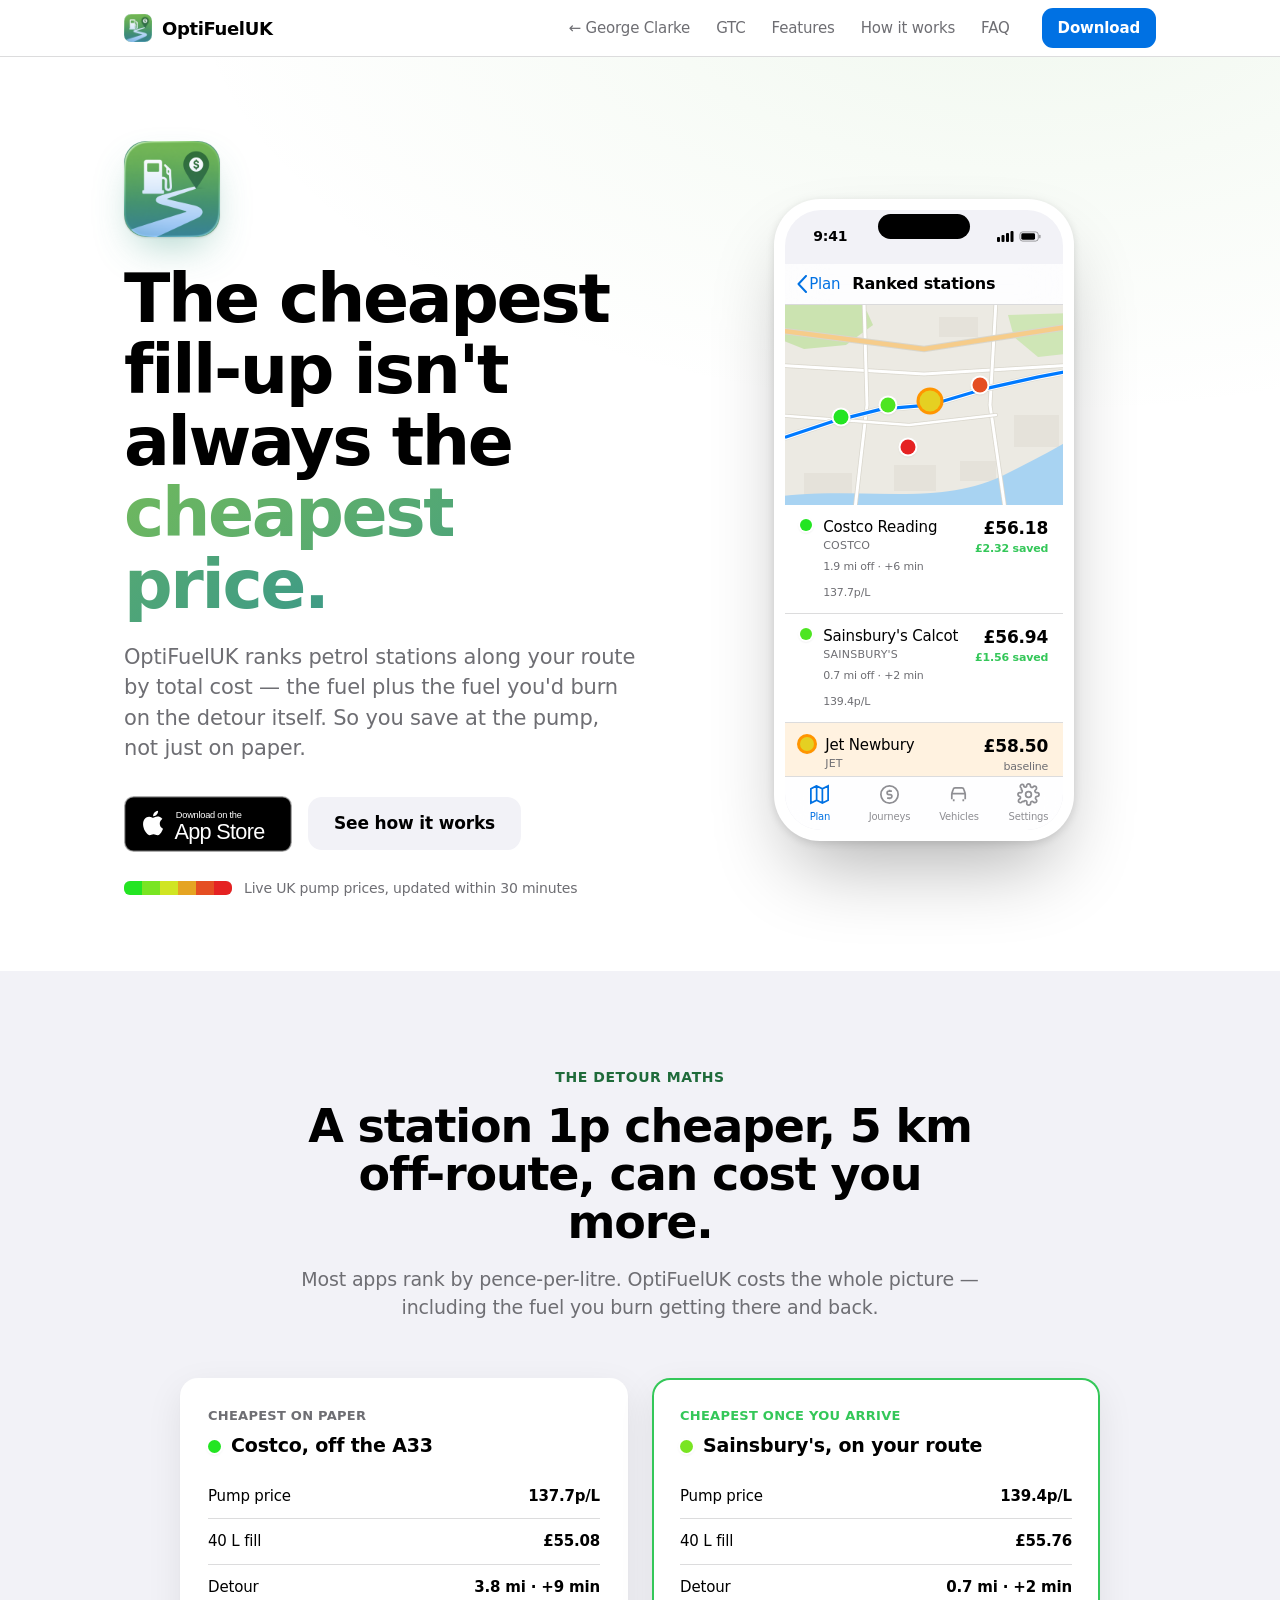
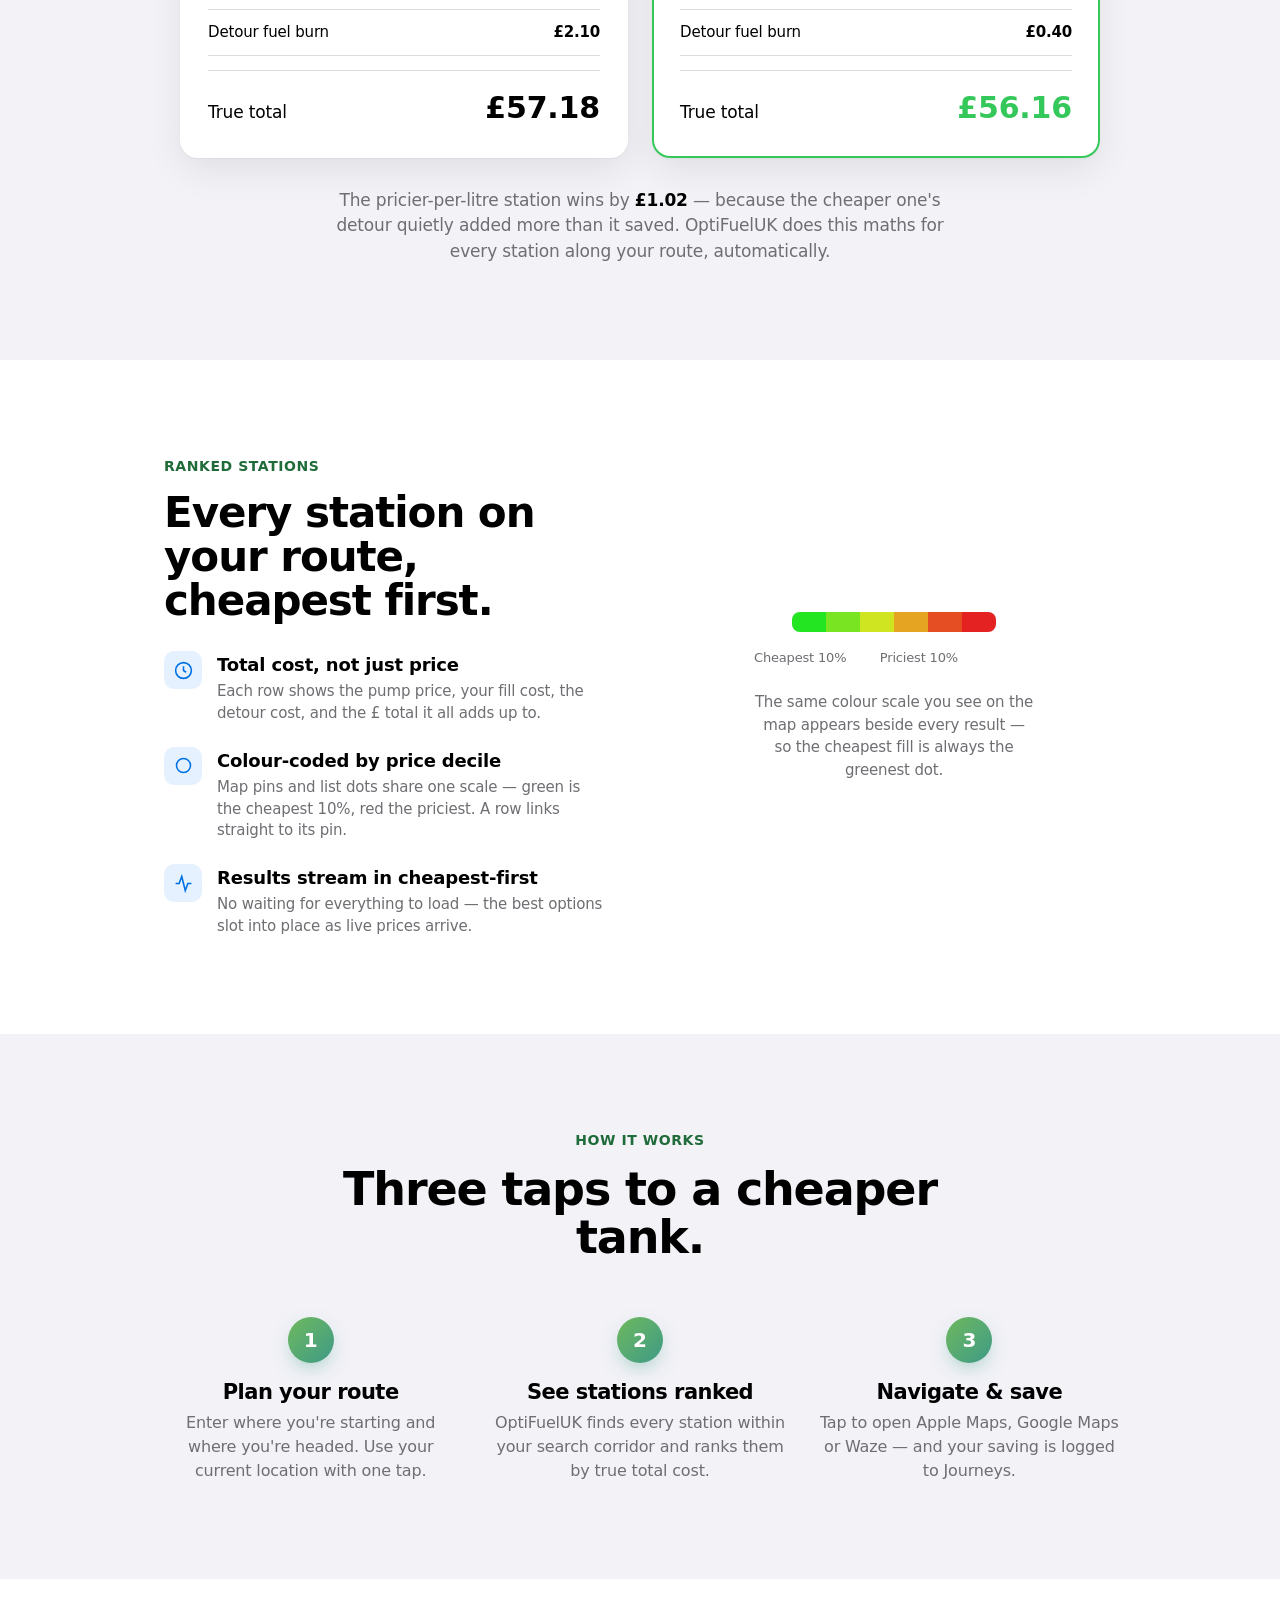
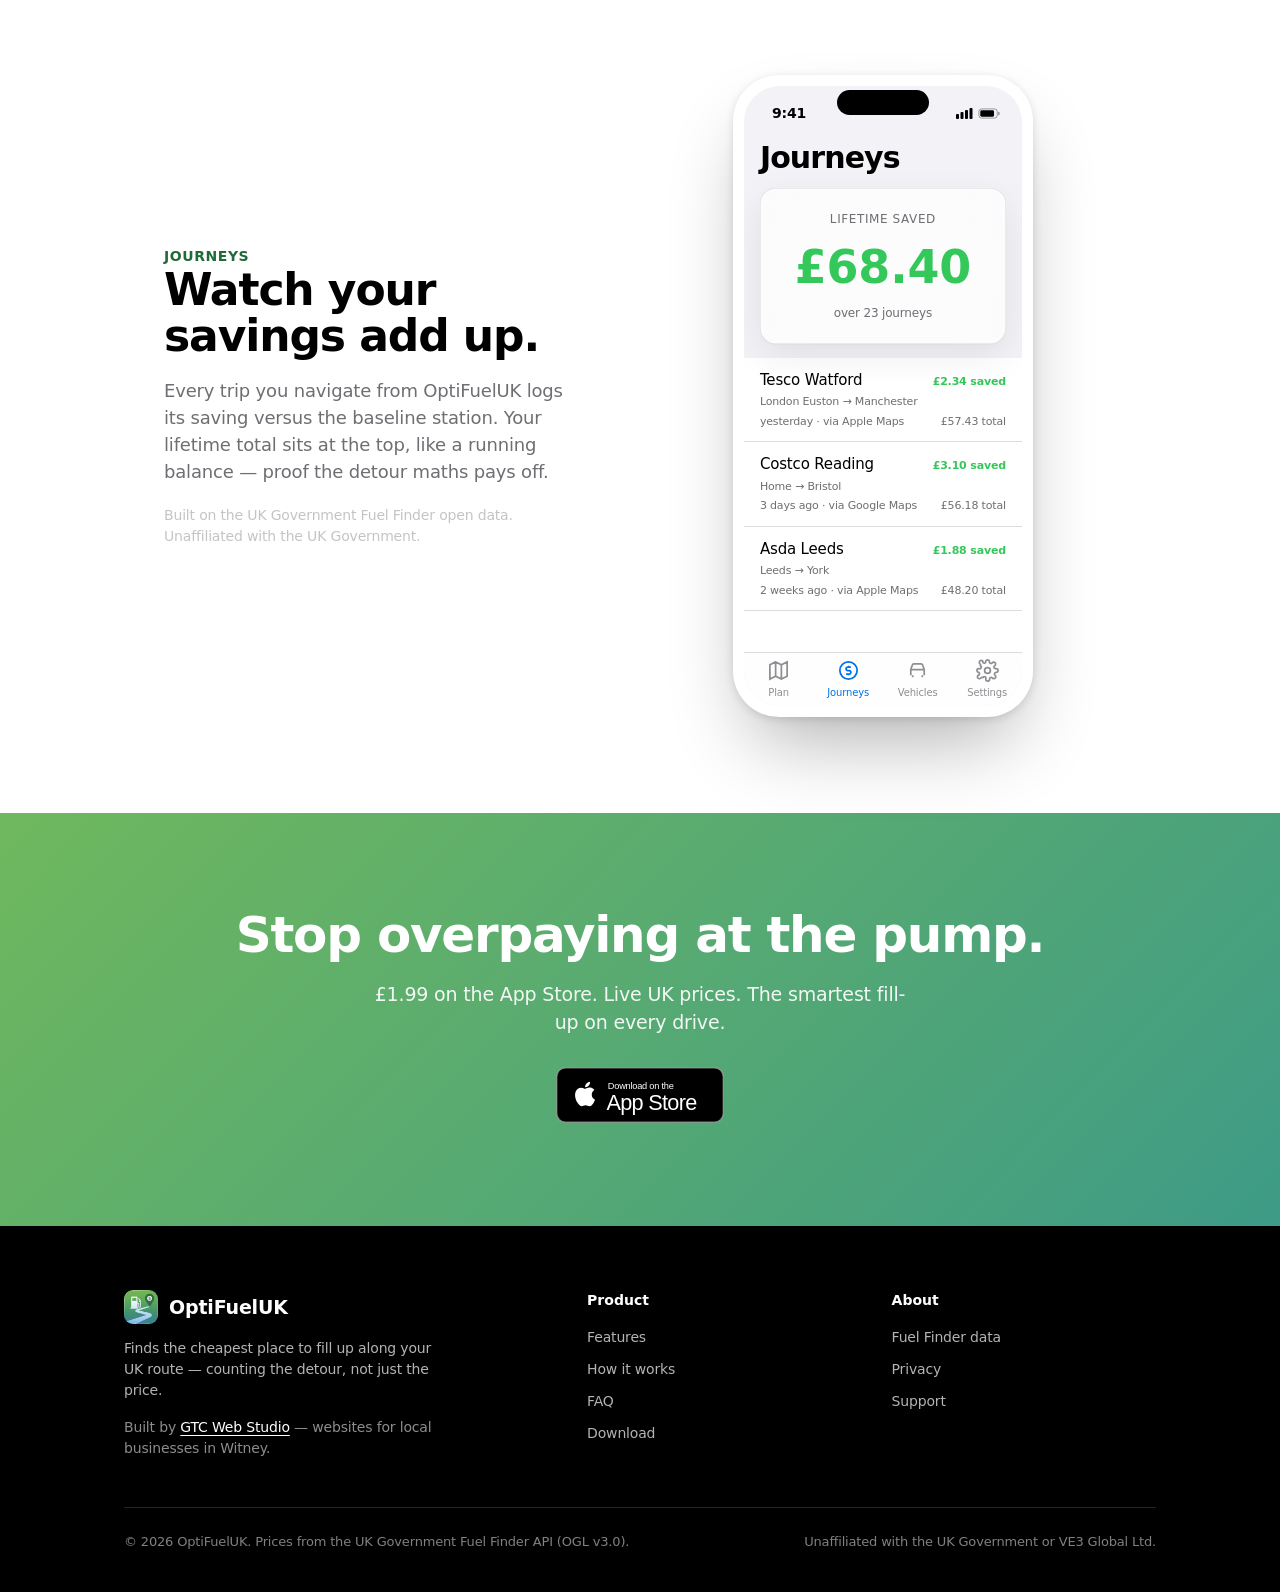
<file: optifueluk/index.html>
<!DOCTYPE html>
<html lang="en-GB">
<head>
<meta charset="UTF-8" />
<meta name="viewport" content="width=device-width, initial-scale=1.0" />
<title>OptiFuelUK — Fill up for less on every UK drive</title>
<meta name="description" content="OptiFuelUK ranks UK petrol stations along your route by true total cost — the fuel plus the fuel you'd burn on the detour. Live pump prices on iOS, £1.99." />
<link rel="icon" href="assets/app-icon.png" />
<link rel="stylesheet" href="site.css" />
<style>
  /* ---- Home-only ---- */
  .hero { padding:84px 0 72px; background:radial-gradient(120% 90% at 80% -10%, rgba(111,184,94,.10), transparent 55%); }
  .hero-inner { display:grid; grid-template-columns:1.05fr .95fr; gap:56px; align-items:center; }
  .hero-icon { width:96px; height:96px; border-radius:22px; box-shadow:0 1px 2px rgba(0,0,0,.1),0 18px 40px -12px rgba(62,155,134,.45); margin-bottom:26px; }
  .hero h1 { font-size:clamp(40px,6.4vw,68px); font-weight:800; letter-spacing:-.035em; }
  .hero h1 .grad { background:var(--brand-gradient); -webkit-background-clip:text; background-clip:text; color:transparent; }
  .hero .sub { margin-top:22px; font-size:21px; line-height:1.45; color:var(--label-secondary); max-width:520px; text-wrap:pretty; }
  .hero-cta { display:flex; align-items:center; gap:16px; margin-top:32px; flex-wrap:wrap; }
  .hero .trust { margin-top:26px; display:flex; align-items:center; gap:12px; font-size:14px; color:var(--label-secondary); }
  .hero-art { display:flex; justify-content:center; }

  /* savings hook */
  .hook-grid { display:grid; grid-template-columns:1fr 1fr; gap:24px; max-width:920px; margin:0 auto; }
  .hook-card { background:var(--surface); border-radius:var(--radius); padding:28px; box-shadow:var(--shadow-soft); position:relative; }
  .hook-card .tag { font-size:13px; font-weight:600; letter-spacing:.02em; text-transform:uppercase; color:var(--label-secondary); }
  .hook-card.win { box-shadow:inset 0 0 0 2px var(--sys-green),var(--shadow-soft); }
  .hook-card.win .tag { color:var(--sys-green); }
  .hook-row { display:flex; justify-content:space-between; align-items:baseline; padding:11px 0; border-bottom:.5px solid var(--separator); font-size:15px; }
  .hook-row:last-of-type { border-bottom:none; }
  .hook-row .v { font-variant-numeric:tabular-nums; font-weight:600; }
  .hook-station { display:flex; align-items:center; gap:10px; margin:6px 0 14px; }
  .hook-station .dot { width:13px; height:13px; border-radius:50%; box-shadow:0 0 0 2px #fff,0 1px 3px rgba(0,0,0,.25); }
  .hook-station .nm { font-family:var(--font-display); font-weight:700; font-size:19px; }
  .hook-total { display:flex; justify-content:space-between; align-items:baseline; margin-top:14px; padding-top:14px; border-top:1px solid var(--separator); }
  .hook-total .big { font-family:var(--font-display); font-size:30px; font-weight:700; font-variant-numeric:tabular-nums; }
  .hook-versus { text-align:center; margin:30px auto 0; max-width:640px; font-size:17px; color:var(--label-secondary); text-wrap:pretty; }
  .hook-versus b { color:var(--label); font-weight:600; }

  /* signature screen split */
  .split { display:grid; grid-template-columns:1fr 1fr; gap:64px; align-items:center; max-width:1000px; margin:0 auto; }
  .split .feat-list { list-style:none; margin:28px 0 0; padding:0; display:flex; flex-direction:column; gap:22px; }
  .split .feat-list li { display:flex; gap:15px; }
  .split .feat-list .ic { width:38px; height:38px; flex:none; border-radius:10px; display:flex; align-items:center; justify-content:center; background:rgba(0,122,255,.10); color:var(--sys-blue); }
  .split .feat-list .ic svg { width:21px; height:21px; }
  .split .feat-list h4 { font-family:var(--font-display); font-size:18px; font-weight:600; margin:0 0 3px; }
  .split .feat-list p { font-size:15px; color:var(--label-secondary); line-height:1.45; }

  /* how it works */
  .steps { display:grid; grid-template-columns:repeat(3,1fr); gap:28px; max-width:960px; margin:0 auto; }
  .step { text-align:center; }
  .step .n { width:46px; height:46px; margin:0 auto 18px; border-radius:50%; background:var(--brand-gradient); color:#fff; font-family:var(--font-display); font-weight:700; font-size:20px; display:flex; align-items:center; justify-content:center; box-shadow:0 8px 20px -6px rgba(62,155,134,.5); }
  .step h3 { font-size:21px; font-weight:600; margin-bottom:8px; }
  .step p { font-size:16px; color:var(--label-secondary); text-wrap:pretty; }

  /* journeys band */
  .jband { display:grid; grid-template-columns:.95fr 1.05fr; gap:64px; align-items:center; max-width:1000px; margin:0 auto; }
  .jband h2 { font-size:clamp(30px,4.2vw,44px); font-weight:800; }
  .jband p { margin-top:18px; font-size:18px; color:var(--label-secondary); text-wrap:pretty; }
  .jband .micro { margin-top:20px; font-size:14px; color:var(--label-tertiary); }

  /* cta */
  .cta { background:var(--brand-gradient); color:#fff; text-align:center; }
  .cta h2 { font-size:clamp(32px,4.6vw,50px); font-weight:800; }
  .cta p { margin:18px auto 0; max-width:540px; font-size:19px; opacity:.92; text-wrap:pretty; }
  .cta .appstore { margin-top:30px; }

  @media (max-width:860px){
    /* minmax(0,1fr) so the single column can't be inflated past the viewport
       by a wide child (e.g. the 300px phone mock) on narrow phones. */
    .hero-inner,.split,.jband { grid-template-columns:minmax(0,1fr); gap:44px; }
    .hero-art { order:-1; }
    .jband .jband-art { order:-1; }
    .hook-grid { grid-template-columns:1fr; }
    .steps { grid-template-columns:1fr; gap:36px; }
  }
</style>
</head>
<body>

<!-- NAV -->
<nav class="nav">
  <div class="nav-inner">
    <a class="nav-brand" href="index.html"><img src="assets/app-icon.png" alt="" />OptiFuelUK</a>
    <div class="nav-links" id="nav-menu">
      <a href="/">← George Clarke</a>
      <a href="/GTC/">GTC</a>
      <a href="features.html">Features</a>
      <a href="index.html#how">How it works</a>
      <a href="faq.html">FAQ</a>
    </div>
    <a class="btn btn-sm nav-cta" href="https://apps.apple.com/gb/app/optifueluk/id6773123227">Download</a>
    <button class="nav-burger" type="button" aria-label="Open menu" aria-controls="nav-menu" aria-expanded="false">
      <svg viewBox="0 0 24 24" width="22" height="22" fill="none" stroke="currentColor" stroke-width="2" stroke-linecap="round"><path d="M3 6h18M3 12h18M3 18h18"/></svg>
    </button>
  </div>
</nav>

<!-- HERO -->
<header class="hero">
  <div class="wrap hero-inner">
    <div>
      <img class="hero-icon" src="assets/app-icon.png" alt="OptiFuelUK app icon" />
      <h1>The cheapest fill-up isn't always the <span class="grad">cheapest price.</span></h1>
      <p class="sub">OptiFuelUK ranks petrol stations along your route by total cost — the fuel plus the fuel you'd burn on the detour itself. So you save at the pump, not just on paper.</p>
      <div class="hero-cta">
        <a class="appstore" href="https://apps.apple.com/gb/app/optifueluk/id6773123227" aria-label="Download on the App Store">
          <svg viewBox="0 0 120 40" xmlns="http://www.w3.org/2000/svg" role="img" aria-label="Download on the App Store"><rect x="0.5" y="0.5" width="119" height="39" rx="6.5" fill="#000" stroke="#A6A6A6" stroke-opacity="0.7" stroke-width="1"/><svg x="11" y="9.5" width="20.5" height="20.5" viewBox="0 0 24 24"><path fill="#fff" d="M17.05 12.04c-.03-2.6 2.12-3.85 2.22-3.91-1.21-1.77-3.09-2.01-3.76-2.04-1.6-.16-3.12.94-3.93.94-.81 0-2.06-.92-3.39-.89-1.74.03-3.35 1.01-4.25 2.57-1.81 3.14-.46 7.79 1.3 10.34.86 1.25 1.89 2.65 3.23 2.6 1.3-.05 1.79-.84 3.36-.84 1.57 0 2.01.84 3.39.81 1.4-.02 2.29-1.27 3.15-2.53.99-1.45 1.4-2.86 1.42-2.93-.03-.01-2.72-1.04-2.75-4.13zM14.53 4.4c.72-.87 1.2-2.08 1.07-3.29-1.03.04-2.28.69-3.02 1.56-.66.77-1.24 2-1.09 3.18 1.15.09 2.32-.58 3.04-1.45z"/></svg><text x="37" y="15.5" fill="#fff" font-family="-apple-system,'Helvetica Neue',Helvetica,Arial,sans-serif" font-size="6.6" font-weight="400">Download on the</text><text x="36" y="31" fill="#fff" font-family="-apple-system,'Helvetica Neue',Helvetica,Arial,sans-serif" font-size="15.5" font-weight="500" letter-spacing="-0.5">App Store</text></svg>
        </a>
        <a class="btn btn-ghost" href="#how">See how it works</a>
      </div>
      <div class="trust">
        <span class="decile-bar" aria-hidden="true">
          <span style="background:var(--decile-0)"></span><span style="background:var(--decile-2)"></span>
          <span style="background:var(--decile-4)"></span><span style="background:var(--decile-6)"></span>
          <span style="background:var(--decile-8)"></span><span style="background:var(--decile-9)"></span>
        </span>
        Live UK pump prices, updated within 30 minutes
      </div>
    </div>
    <div class="hero-art">
      <!-- Ranked stations phone -->
      <div class="phone" aria-hidden="true">
        <div class="phone-notch"></div>
        <div class="phone-screen">
          <div class="status-bar"><span>9:41</span><span class="sb-icons"><svg width="17" height="11" viewBox="0 0 17 11" fill="#000"><rect x="0" y="6" width="3" height="5" rx="1"/><rect x="4.5" y="4" width="3" height="7" rx="1"/><rect x="9" y="2" width="3" height="9" rx="1"/><rect x="13.5" y="0" width="3" height="11" rx="1"/></svg><svg width="22" height="11" viewBox="0 0 24 12" fill="none"><rect x="1" y="1" width="20" height="10" rx="3" stroke="#000" stroke-opacity=".4"/><rect x="2.5" y="2.5" width="15" height="7" rx="1.5" fill="#000"/><rect x="22" y="4" width="1.5" height="4" rx="1" fill="#000" fill-opacity=".4"/></svg></span></div>
          <div class="app-navbar">
            <span class="back"><svg width="11" height="18" viewBox="0 0 11 18" fill="none"><path d="M9 1 1.5 9 9 17" stroke="currentColor" stroke-width="2" stroke-linecap="round" stroke-linejoin="round"/></svg>Plan</span>
            <span class="title">Ranked stations</span>
          </div>
          <!-- map -->
          <div class="app-map">
            <div class="map-pin" style="background:var(--decile-0); top:56%; left:20%;"></div>
            <div class="map-pin" style="background:var(--decile-1); top:50%; left:37%;"></div>
            <div class="map-pin" style="background:var(--decile-5); width:21px; height:21px; box-shadow:0 0 0 3px var(--sys-orange),0 1px 3px rgba(0,0,0,.35); top:48%; left:52%;"></div>
            <div class="map-pin" style="background:var(--decile-8); top:40%; left:70%;"></div>
            <div class="map-pin" style="background:var(--decile-9); top:71%; left:44%;"></div>
          </div>
          <!-- list -->
          <div class="app-scroll">
            <div class="res-row">
              <span class="dot" style="background:var(--decile-0)"></span>
              <div style="flex:1; min-width:0;">
                <div class="res-name">Costco Reading</div>
                <div class="res-brand">COSTCO</div>
                <div class="res-meta"><span>1.9 mi off · +6 min</span><span>137.7p/L</span></div>
              </div>
              <div class="res-right"><div class="res-total">£56.18</div><div class="badge save">£2.32 saved</div></div>
            </div>
            <div class="res-row">
              <span class="dot" style="background:var(--decile-1)"></span>
              <div style="flex:1; min-width:0;">
                <div class="res-name">Sainsbury's Calcot</div>
                <div class="res-brand">SAINSBURY'S</div>
                <div class="res-meta"><span>0.7 mi off · +2 min</span><span>139.4p/L</span></div>
              </div>
              <div class="res-right"><div class="res-total">£56.94</div><div class="badge save">£1.56 saved</div></div>
            </div>
            <div class="res-row sel">
              <span class="dot sel" style="background:var(--decile-5)"></span>
              <div style="flex:1; min-width:0;">
                <div class="res-name">Jet Newbury</div>
                <div class="res-brand">JET</div>
                <div class="res-meta"><span>0.1 mi off</span><span>145.9p/L</span></div>
              </div>
              <div class="res-right"><div class="res-total">£58.50</div><div class="badge base">baseline</div></div>
            </div>
            <div class="res-row">
              <span class="dot" style="background:var(--decile-8)"></span>
              <div style="flex:1; min-width:0;">
                <div class="res-name">BP M4 Membury</div>
                <div class="res-brand">BP</div>
                <div class="res-meta"><span>0.2 mi off · +1 min</span><span>152.9p/L</span></div>
              </div>
              <div class="res-right"><div class="res-total">£60.42</div><div class="badge more">£1.92 more</div></div>
            </div>
          </div>
          <!-- tab bar -->
          <div class="tabbar">
            <div class="tab on"><svg viewBox="0 0 24 24" fill="none" stroke="currentColor" stroke-width="1.8"><path d="m9 3-6 3v15l6-3 6 3 6-3V3l-6 3-6-3Zm0 0v15m6-12v15"/></svg>Plan</div>
            <div class="tab"><svg viewBox="0 0 24 24" fill="none" stroke="currentColor" stroke-width="1.8"><circle cx="12" cy="12" r="9"/><path d="M14.5 8.5h-3.2a1.8 1.8 0 0 0 0 3.6h1.4a1.8 1.8 0 0 1 0 3.6H9.5M12 7v1.5m0 7V17"/></svg>Journeys</div>
            <div class="tab"><svg viewBox="0 0 24 24" fill="none" stroke="currentColor" stroke-width="1.8"><path d="M5 11l1.5-4.5A2 2 0 0 1 8.4 5h7.2a2 2 0 0 1 1.9 1.5L19 11m-14 0h14m-14 0v6m14-6v6M7 17v2m10-2v2M7.5 14h.01m8.99 0h.01"/></svg>Vehicles</div>
            <div class="tab"><svg viewBox="0 0 24 24" fill="none" stroke="currentColor" stroke-width="1.8"><circle cx="12" cy="12" r="3"/><path d="M19.4 15a1.6 1.6 0 0 0 .3 1.8l.1.1a2 2 0 1 1-2.8 2.8l-.1-.1a1.6 1.6 0 0 0-2.7 1.1V21a2 2 0 1 1-4 0v-.1A1.6 1.6 0 0 0 7 19.4a1.6 1.6 0 0 0-1.8.3l-.1.1a2 2 0 1 1-2.8-2.8l.1-.1A1.6 1.6 0 0 0 3 14H3a2 2 0 1 1 0-4h.1A1.6 1.6 0 0 0 4.6 7a1.6 1.6 0 0 0-.3-1.8l-.1-.1a2 2 0 1 1 2.8-2.8l.1.1A1.6 1.6 0 0 0 10 3.6V3a2 2 0 1 1 4 0v.1a1.6 1.6 0 0 0 2.7 1.1l.1-.1a2 2 0 1 1 2.8 2.8l-.1.1A1.6 1.6 0 0 0 20.4 10H21a2 2 0 1 1 0 4h-.1a1.6 1.6 0 0 0-1.5 1Z"/></svg>Settings</div>
          </div>
        </div>
      </div>
    </div>
  </div>
</header>

<!-- SAVINGS HOOK -->
<section class="section-grey">
  <div class="wrap">
    <div class="section-head">
      <div class="eyebrow">The detour maths</div>
      <h2>A station 1p cheaper, 5&nbsp;km off-route, can cost you more.</h2>
      <p>Most apps rank by pence-per-litre. OptiFuelUK costs the whole picture — including the fuel you burn getting there and back.</p>
    </div>
    <div class="hook-grid">
      <div class="hook-card">
        <div class="tag">Cheapest on paper</div>
        <div class="hook-station">
          <span class="dot" style="background:var(--decile-0)"></span>
          <span class="nm">Costco, off the A33</span>
        </div>
        <div class="hook-row"><span>Pump price</span><span class="v">137.7p/L</span></div>
        <div class="hook-row"><span>40 L fill</span><span class="v">£55.08</span></div>
        <div class="hook-row"><span>Detour</span><span class="v">3.8 mi · +9 min</span></div>
        <div class="hook-row"><span>Detour fuel burn</span><span class="v">£2.10</span></div>
        <div class="hook-total"><span>True total</span><span class="big">£57.18</span></div>
      </div>
      <div class="hook-card win">
        <div class="tag">Cheapest once you arrive</div>
        <div class="hook-station">
          <span class="dot" style="background:var(--decile-2)"></span>
          <span class="nm">Sainsbury's, on your route</span>
        </div>
        <div class="hook-row"><span>Pump price</span><span class="v">139.4p/L</span></div>
        <div class="hook-row"><span>40 L fill</span><span class="v">£55.76</span></div>
        <div class="hook-row"><span>Detour</span><span class="v">0.7 mi · +2 min</span></div>
        <div class="hook-row"><span>Detour fuel burn</span><span class="v">£0.40</span></div>
        <div class="hook-total"><span>True total</span><span class="big" style="color:var(--sys-green)">£56.16</span></div>
      </div>
    </div>
    <p class="hook-versus">The pricier-per-litre station wins by <b>£1.02</b> — because the cheaper one's detour quietly added more than it saved. OptiFuelUK does this maths for every station along your route, automatically.</p>
  </div>
</section>

<!-- SIGNATURE SCREEN -->
<section>
  <div class="wrap split">
    <div>
      <div class="eyebrow">Ranked stations</div>
      <h2 style="font-size:clamp(28px,4vw,42px); font-weight:800; margin-top:14px;">Every station on your route, cheapest first.</h2>
      <ul class="feat-list">
        <li>
          <span class="ic"><svg viewBox="0 0 24 24" fill="none" stroke="currentColor" stroke-width="1.8"><circle cx="12" cy="12" r="9"/><path d="M12 7v5l3 2"/></svg></span>
          <div><h4>Total cost, not just price</h4><p>Each row shows the pump price, your fill cost, the detour cost, and the £ total it all adds up to.</p></div>
        </li>
        <li>
          <span class="ic"><svg viewBox="0 0 24 24" fill="none" stroke="currentColor" stroke-width="1.8"><circle cx="12" cy="12" r="8"/></svg></span>
          <div><h4>Colour-coded by price decile</h4><p>Map pins and list dots share one scale — green is the cheapest 10%, red the priciest. A row links straight to its pin.</p></div>
        </li>
        <li>
          <span class="ic"><svg viewBox="0 0 24 24" fill="none" stroke="currentColor" stroke-width="1.8"><path d="M3 12h4l3-8 4 16 3-8h4"/></svg></span>
          <div><h4>Results stream in cheapest-first</h4><p>No waiting for everything to load — the best options slot into place as live prices arrive.</p></div>
        </li>
      </ul>
    </div>
    <div style="display:flex; justify-content:center;">
      <div class="decile-explainer" style="text-align:center;">
        <span class="decile-bar" style="border-radius:8px;">
          <span style="width:34px; height:20px; background:var(--decile-0)"></span>
          <span style="width:34px; height:20px; background:var(--decile-2)"></span>
          <span style="width:34px; height:20px; background:var(--decile-4)"></span>
          <span style="width:34px; height:20px; background:var(--decile-6)"></span>
          <span style="width:34px; height:20px; background:var(--decile-8)"></span>
          <span style="width:34px; height:20px; background:var(--decile-9)"></span>
        </span>
        <div style="display:flex; justify-content:space-between; margin-top:8px; font-size:13px; color:var(--label-secondary); width:204px;"><span>Cheapest 10%</span><span>Priciest 10%</span></div>
        <p style="margin-top:24px; max-width:280px; font-size:15px; color:var(--label-secondary); line-height:1.5;">The same colour scale you see on the map appears beside every result — so the cheapest fill is always the greenest dot.</p>
      </div>
    </div>
  </div>
</section>

<!-- HOW IT WORKS -->
<section class="section-grey" id="how">
  <div class="wrap">
    <div class="section-head">
      <div class="eyebrow">How it works</div>
      <h2>Three taps to a cheaper tank.</h2>
    </div>
    <div class="steps">
      <div class="step">
        <div class="n">1</div>
        <h3>Plan your route</h3>
        <p>Enter where you're starting and where you're headed. Use your current location with one tap.</p>
      </div>
      <div class="step">
        <div class="n">2</div>
        <h3>See stations ranked</h3>
        <p>OptiFuelUK finds every station within your search corridor and ranks them by true total cost.</p>
      </div>
      <div class="step">
        <div class="n">3</div>
        <h3>Navigate &amp; save</h3>
        <p>Tap to open Apple Maps, Google Maps or Waze — and your saving is logged to Journeys.</p>
      </div>
    </div>
  </div>
</section>

<!-- JOURNEYS -->
<section>
  <div class="wrap jband">
    <div>
      <div class="eyebrow">Journeys</div>
      <h2>Watch your savings add up.</h2>
      <p>Every trip you navigate from OptiFuelUK logs its saving versus the baseline station. Your lifetime total sits at the top, like a running balance — proof the detour maths pays off.</p>
      <p class="micro">Built on the UK Government Fuel Finder open data. Unaffiliated with the UK Government.</p>
    </div>
    <div class="jband-art" style="display:flex; justify-content:center;">
      <div class="phone" aria-hidden="true">
        <div class="phone-notch"></div>
        <div class="phone-screen" style="background:#F2F2F7;">
          <div class="status-bar"><span>9:41</span><span class="sb-icons"><svg width="17" height="11" viewBox="0 0 17 11" fill="#000"><rect x="0" y="6" width="3" height="5" rx="1"/><rect x="4.5" y="4" width="3" height="7" rx="1"/><rect x="9" y="2" width="3" height="9" rx="1"/><rect x="13.5" y="0" width="3" height="11" rx="1"/></svg><svg width="22" height="11" viewBox="0 0 24 12" fill="none"><rect x="1" y="1" width="20" height="10" rx="3" stroke="#000" stroke-opacity=".4"/><rect x="2.5" y="2.5" width="15" height="7" rx="1.5" fill="#000"/><rect x="22" y="4" width="1.5" height="4" rx="1" fill="#000" fill-opacity=".4"/></svg></span></div>
          <div class="app-nav"><h1>Journeys</h1></div>
          <div class="stat-card">
            <div class="lab">Lifetime saved</div>
            <div class="amt">£68.40</div>
            <div class="cap">over 23 journeys</div>
          </div>
          <div class="app-scroll" style="background:#fff;">
            <div class="jrow">
              <div class="top"><span class="nm">Tesco Watford</span><span class="badge save">£2.34 saved</span></div>
              <div class="ft"><span>London Euston → Manchester</span></div>
              <div class="ft"><span>yesterday · via Apple Maps</span><span class="tabular">£57.43 total</span></div>
            </div>
            <div class="jrow">
              <div class="top"><span class="nm">Costco Reading</span><span class="badge save">£3.10 saved</span></div>
              <div class="ft"><span>Home → Bristol</span></div>
              <div class="ft"><span>3 days ago · via Google Maps</span><span class="tabular">£56.18 total</span></div>
            </div>
            <div class="jrow">
              <div class="top"><span class="nm">Asda Leeds</span><span class="badge save">£1.88 saved</span></div>
              <div class="ft"><span>Leeds → York</span></div>
              <div class="ft"><span>2 weeks ago · via Apple Maps</span><span class="tabular">£48.20 total</span></div>
            </div>
          </div>
          <div class="tabbar">
            <div class="tab"><svg viewBox="0 0 24 24" fill="none" stroke="currentColor" stroke-width="1.8"><path d="m9 3-6 3v15l6-3 6 3 6-3V3l-6 3-6-3Zm0 0v15m6-12v15"/></svg>Plan</div>
            <div class="tab on"><svg viewBox="0 0 24 24" fill="none" stroke="currentColor" stroke-width="1.8"><circle cx="12" cy="12" r="9"/><path d="M14.5 8.5h-3.2a1.8 1.8 0 0 0 0 3.6h1.4a1.8 1.8 0 0 1 0 3.6H9.5M12 7v1.5m0 7V17"/></svg>Journeys</div>
            <div class="tab"><svg viewBox="0 0 24 24" fill="none" stroke="currentColor" stroke-width="1.8"><path d="M5 11l1.5-4.5A2 2 0 0 1 8.4 5h7.2a2 2 0 0 1 1.9 1.5L19 11m-14 0h14m-14 0v6m14-6v6M7 17v2m10-2v2M7.5 14h.01m8.99 0h.01"/></svg>Vehicles</div>
            <div class="tab"><svg viewBox="0 0 24 24" fill="none" stroke="currentColor" stroke-width="1.8"><circle cx="12" cy="12" r="3"/><path d="M19.4 15a1.6 1.6 0 0 0 .3 1.8l.1.1a2 2 0 1 1-2.8 2.8l-.1-.1a1.6 1.6 0 0 0-2.7 1.1V21a2 2 0 1 1-4 0v-.1A1.6 1.6 0 0 0 7 19.4a1.6 1.6 0 0 0-1.8.3l-.1.1a2 2 0 1 1-2.8-2.8l.1-.1A1.6 1.6 0 0 0 3 14H3a2 2 0 1 1 0-4h.1A1.6 1.6 0 0 0 4.6 7a1.6 1.6 0 0 0-.3-1.8l-.1-.1a2 2 0 1 1 2.8-2.8l.1.1A1.6 1.6 0 0 0 10 3.6V3a2 2 0 1 1 4 0v.1a1.6 1.6 0 0 0 2.7 1.1l.1-.1a2 2 0 1 1 2.8 2.8l-.1.1A1.6 1.6 0 0 0 20.4 10H21a2 2 0 1 1 0 4h-.1a1.6 1.6 0 0 0-1.5 1Z"/></svg>Settings</div>
          </div>
        </div>
      </div>
    </div>
  </div>
</section>

<!-- CTA -->
<section class="cta">
  <div class="wrap">
    <h2>Stop overpaying at the pump.</h2>
    <p>£1.99 on the App Store. Live UK prices. The smartest fill-up on every drive.</p>
    <a class="appstore" href="https://apps.apple.com/gb/app/optifueluk/id6773123227" aria-label="Download on the App Store">
      <svg viewBox="0 0 120 40" xmlns="http://www.w3.org/2000/svg" role="img" aria-label="Download on the App Store"><rect x="0.5" y="0.5" width="119" height="39" rx="6.5" fill="#000" stroke="#A6A6A6" stroke-opacity="0.7" stroke-width="1"/><svg x="11" y="9.5" width="20.5" height="20.5" viewBox="0 0 24 24"><path fill="#fff" d="M17.05 12.04c-.03-2.6 2.12-3.85 2.22-3.91-1.21-1.77-3.09-2.01-3.76-2.04-1.6-.16-3.12.94-3.93.94-.81 0-2.06-.92-3.39-.89-1.74.03-3.35 1.01-4.25 2.57-1.81 3.14-.46 7.79 1.3 10.34.86 1.25 1.89 2.65 3.23 2.6 1.3-.05 1.79-.84 3.36-.84 1.57 0 2.01.84 3.39.81 1.4-.02 2.29-1.27 3.15-2.53.99-1.45 1.4-2.86 1.42-2.93-.03-.01-2.72-1.04-2.75-4.13zM14.53 4.4c.72-.87 1.2-2.08 1.07-3.29-1.03.04-2.28.69-3.02 1.56-.66.77-1.24 2-1.09 3.18 1.15.09 2.32-.58 3.04-1.45z"/></svg><text x="37" y="15.5" fill="#fff" font-family="-apple-system,'Helvetica Neue',Helvetica,Arial,sans-serif" font-size="6.6" font-weight="400">Download on the</text><text x="36" y="31" fill="#fff" font-family="-apple-system,'Helvetica Neue',Helvetica,Arial,sans-serif" font-size="15.5" font-weight="500" letter-spacing="-0.5">App Store</text></svg>
    </a>
  </div>
</section>

<!-- FOOTER -->
<footer class="footer">
  <div class="wrap">
    <div class="footer-grid">
      <div class="fcol">
        <div class="fbrand"><img src="assets/app-icon.png" alt="" /><span>OptiFuelUK</span></div>
        <p style="max-width:320px; line-height:1.5;">Finds the cheapest place to fill up along your UK route — counting the detour, not just the price.</p>
        <p class="fcross">Built by <a href="/GTC/">GTC Web Studio</a> — websites for local businesses in Witney.</p>
      </div>
      <div class="fcol">
        <h4>Product</h4>
        <ul>
          <li><a href="features.html">Features</a></li>
          <li><a href="index.html#how">How it works</a></li>
          <li><a href="faq.html">FAQ</a></li>
          <li><a href="https://apps.apple.com/gb/app/optifueluk/id6773123227">Download</a></li>
        </ul>
      </div>
      <div class="fcol">
        <h4>About</h4>
        <ul>
          <li><a href="https://www.fuel-finder.service.gov.uk">Fuel Finder data</a></li>
          <li><a href="faq.html#privacy">Privacy</a></li>
          <li><a href="faq.html">Support</a></li>
        </ul>
      </div>
    </div>
    <div class="footer-bottom">
      <span>© 2026 OptiFuelUK. Prices from the UK Government Fuel Finder API (OGL v3.0).</span>
      <span>Unaffiliated with the UK Government or VE3 Global Ltd.</span>
    </div>
  </div>
</footer>

<script src="site.js" defer></script>
</body>
</html>
</file>
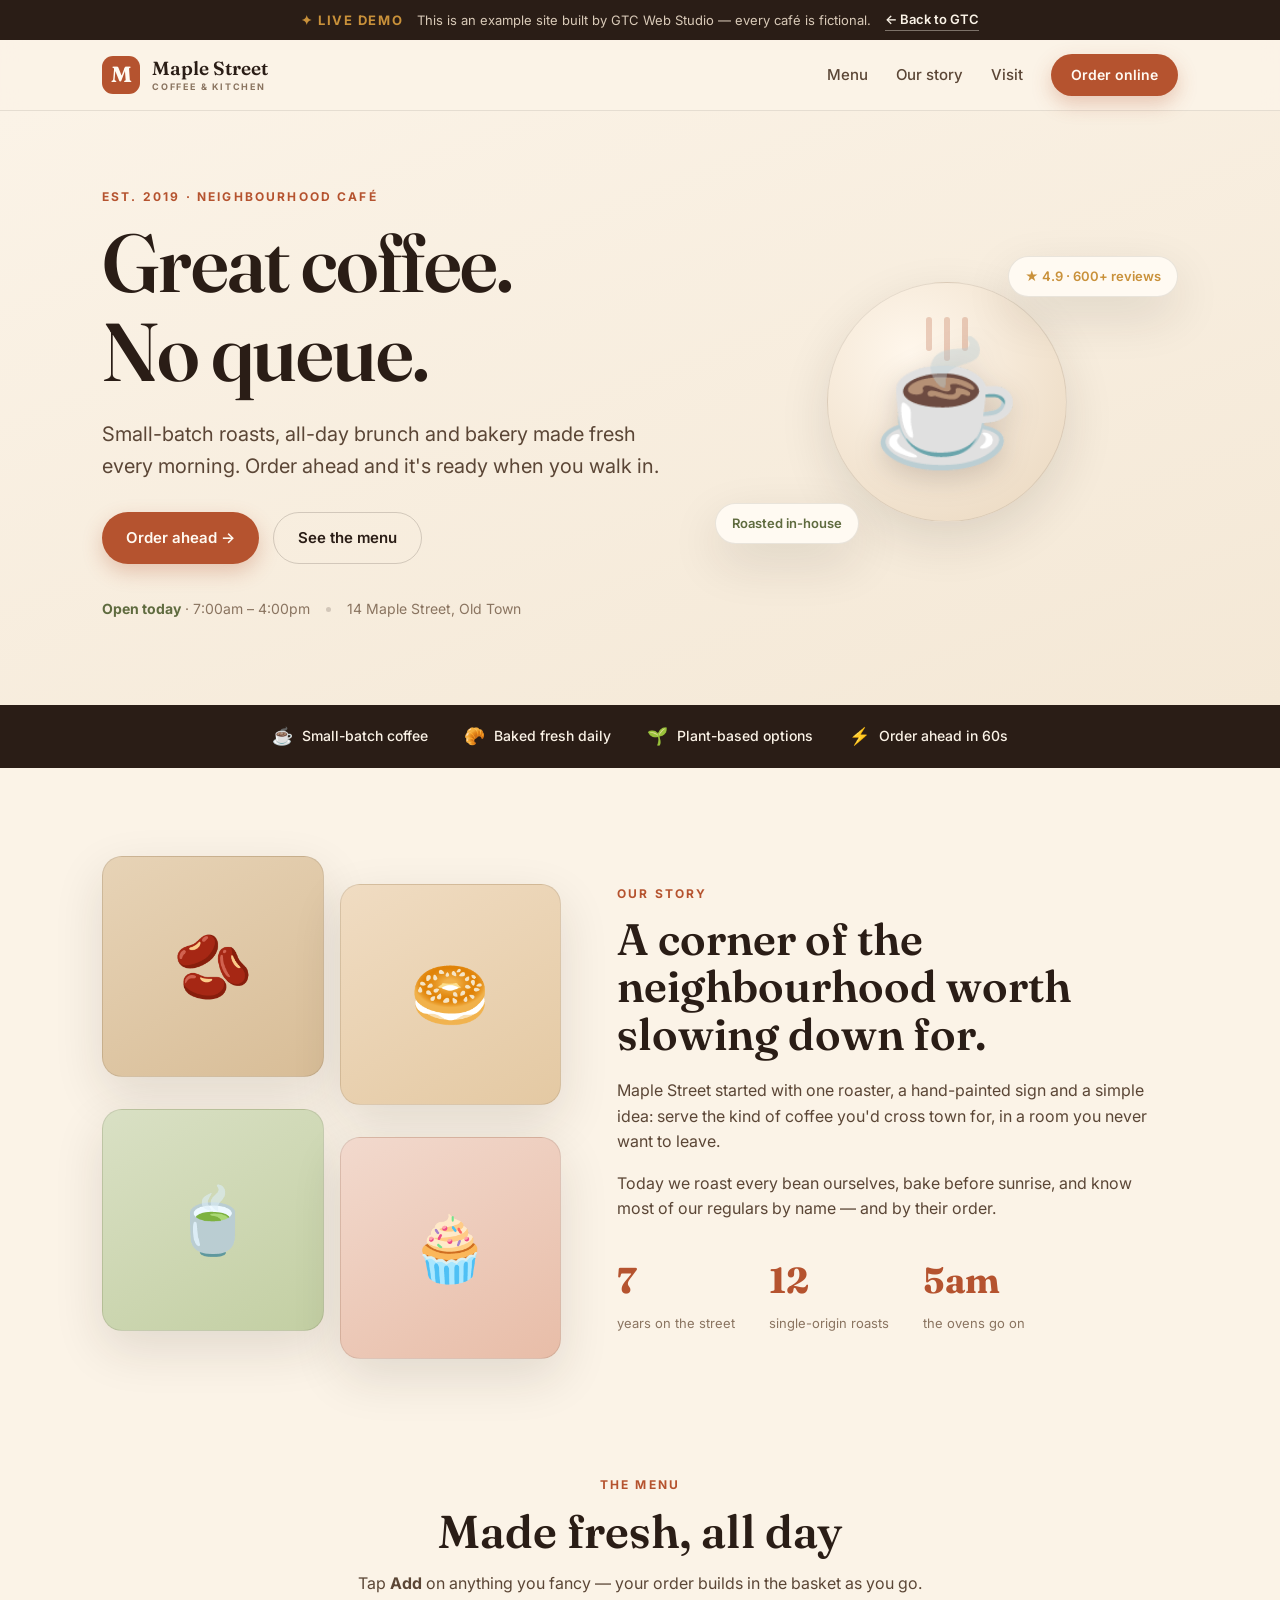
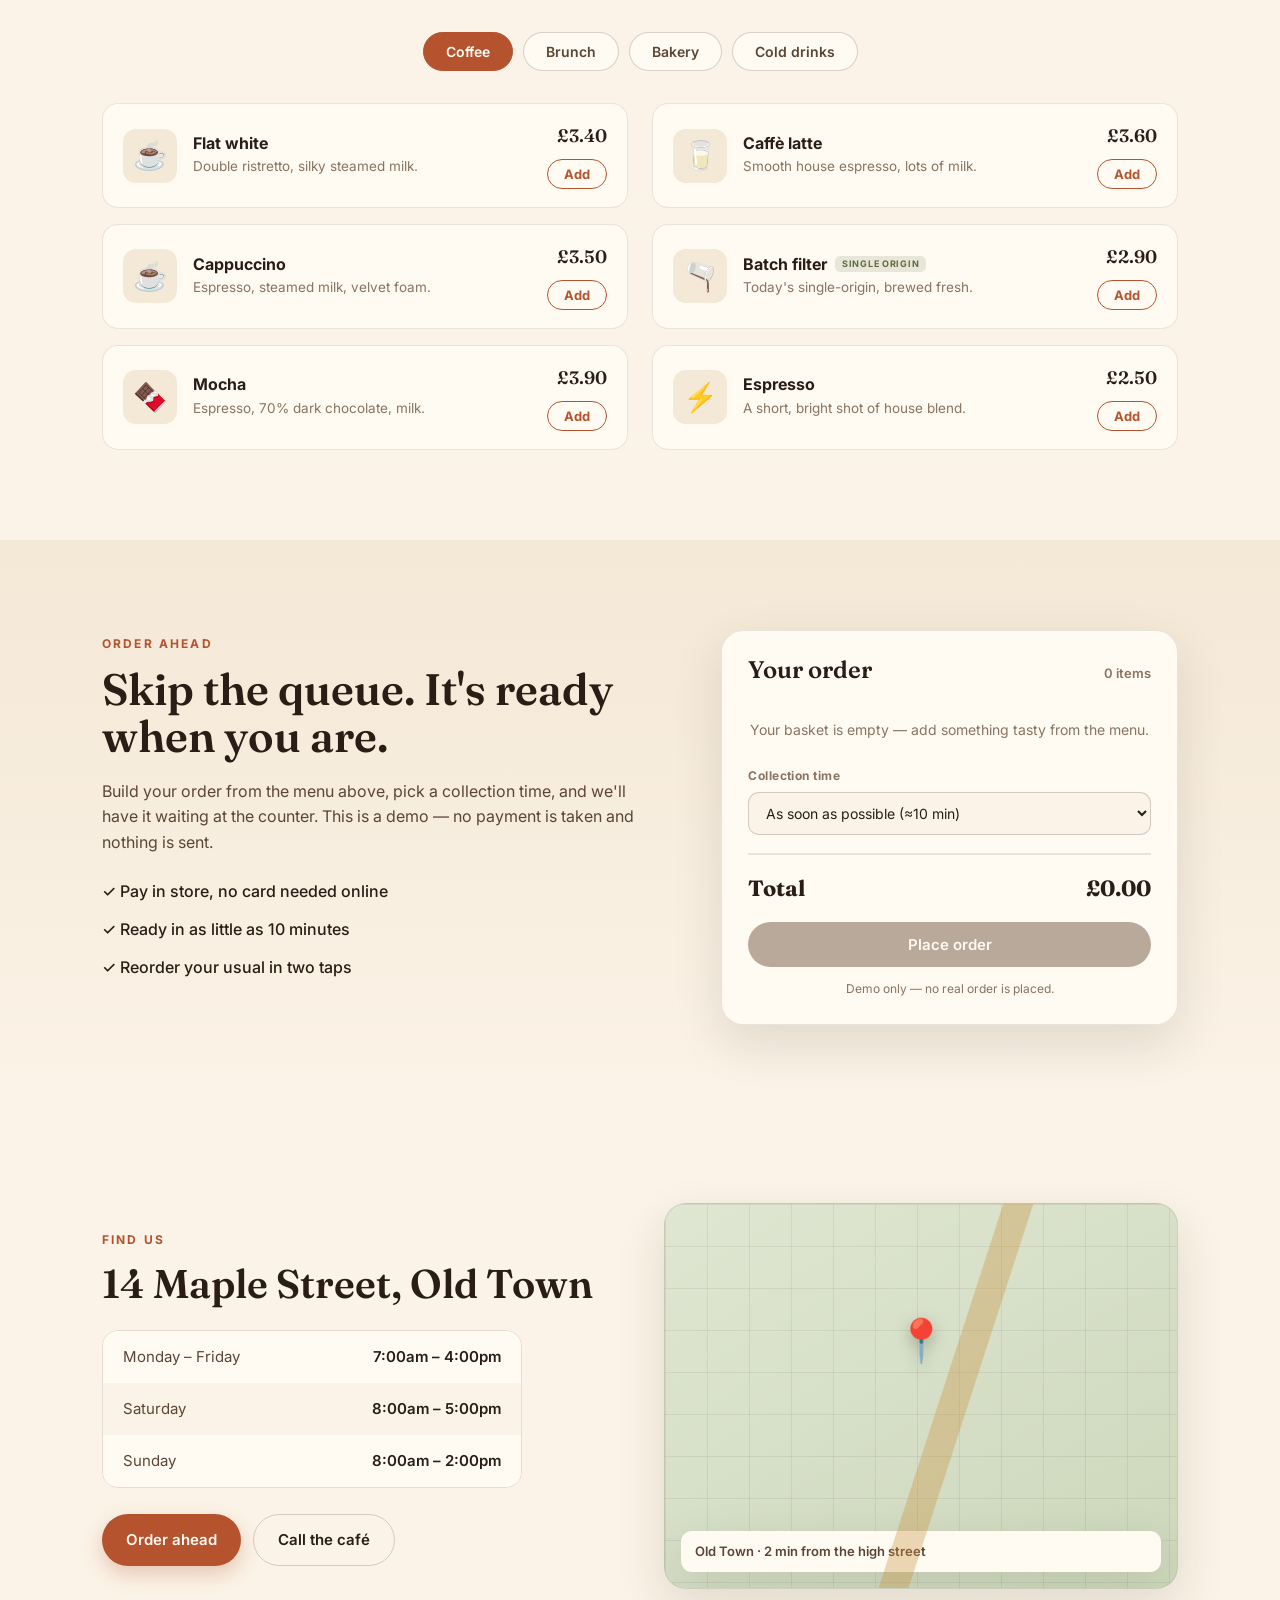
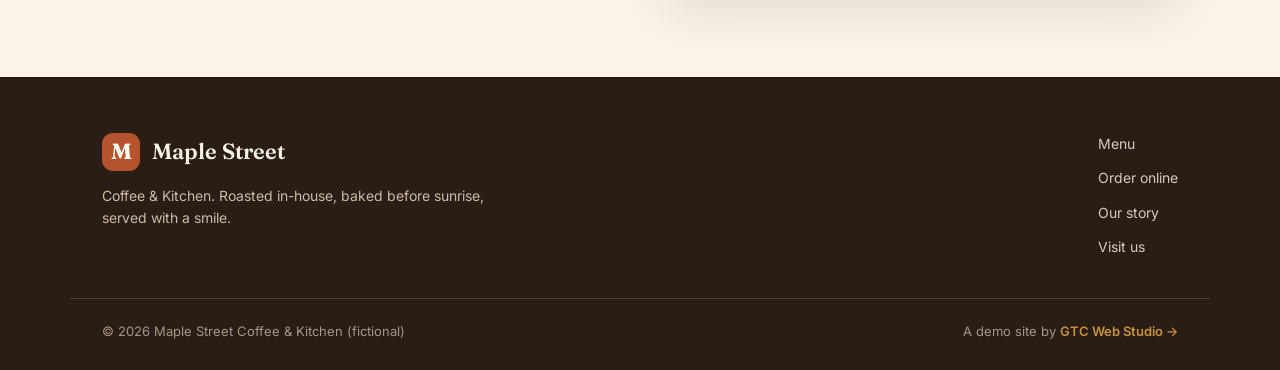
<file: gtc/demo/cafe/index.html>
<!DOCTYPE html>
<html lang="en">
<head>
    <meta charset="UTF-8">
    <meta name="viewport" content="width=device-width, initial-scale=1.0">
    <script>document.documentElement.className += ' js';</script>
    <title>Maple Street — Coffee &amp; Kitchen | Order ahead, skip the queue</title>
    <meta name="description" content="Maple Street is a neighbourhood café serving small-batch coffee, all-day brunch and fresh bakery. Order ahead online and skip the morning queue.">

    <meta property="og:type" content="website">
    <meta property="og:title" content="Maple Street — Coffee &amp; Kitchen">
    <meta property="og:description" content="Small-batch coffee, all-day brunch, fresh bakery. Order ahead and skip the queue.">

    <link rel="icon" href="data:image/svg+xml,<svg xmlns='http://www.w3.org/2000/svg' viewBox='0 0 100 100'><rect width='100' height='100' rx='24' fill='%23b5532f'/><text x='50' y='72' font-size='62' font-family='Georgia,serif' font-weight='700' fill='%23fbf3e7' text-anchor='middle'>M</text></svg>">

    <link rel="preconnect" href="https://fonts.googleapis.com">
    <link rel="preconnect" href="https://fonts.gstatic.com" crossorigin>
    <link href="https://fonts.googleapis.com/css2?family=Fraunces:opsz,wght@9..144,500;9..144,600;9..144,700&family=Inter:wght@400;500;600;700&display=swap" rel="stylesheet">
    <link href="site.css" rel="stylesheet">
</head>
<body>

    <!-- ============ DEMO RIBBON ============ -->
    <!-- Makes it unmistakable this is an example site built by GTC Web Studio. -->
    <div class="demo-ribbon">
        <span class="demo-ribbon-tag">✦ LIVE DEMO</span>
        <span class="demo-ribbon-text">This is an example site built by GTC Web Studio — every café is fictional.</span>
        <a class="demo-ribbon-link" href="/GTC/#work">← Back to GTC</a>
    </div>

    <!-- ============ NAV ============ -->
    <header class="nav" id="top">
        <div class="nav-inner">
            <a class="brand" href="#top">
                <span class="brand-mark">M</span>
                <span class="brand-name">Maple Street<span class="brand-sub">COFFEE &amp; KITCHEN</span></span>
            </a>
            <button class="nav-toggle" aria-label="Toggle menu" aria-expanded="false" aria-controls="nav-links">
                <svg width="22" height="22" viewBox="0 0 20 20" fill="none" aria-hidden="true"><path d="M3 5h14M3 10h14M3 15h14" stroke="currentColor" stroke-width="2" stroke-linecap="round"/></svg>
            </button>
            <nav class="nav-links" id="nav-links" aria-label="Primary">
                <a class="nav-link" href="#menu">Menu</a>
                <a class="nav-link" href="#story">Our story</a>
                <a class="nav-link" href="#visit">Visit</a>
                <a class="btn btn-solid nav-cta" href="#order">Order online</a>
            </nav>
        </div>
    </header>

    <!-- ============ HERO ============ -->
    <section class="hero">
        <div class="hero-inner">
            <div class="hero-copy">
                <span class="eyebrow">EST. 2019 · NEIGHBOURHOOD CAFÉ</span>
                <h1>Great coffee.<br>No queue.</h1>
                <p class="hero-lead">Small-batch roasts, all-day brunch and bakery made fresh every morning. Order ahead and it's ready when you walk in.</p>
                <div class="hero-cta">
                    <a class="btn btn-solid" href="#order">Order ahead →</a>
                    <a class="btn btn-ghost" href="#menu">See the menu</a>
                </div>
                <div class="hero-meta">
                    <span><strong>Open today</strong> · 7:00am – 4:00pm</span>
                    <span class="dot-sep"></span>
                    <span>14 Maple Street, Old Town</span>
                </div>
            </div>
            <div class="hero-art" aria-hidden="true">
                <div class="hero-cup">
                    <div class="hero-cup-steam"><span></span><span></span><span></span></div>
                    <div class="hero-cup-body">☕</div>
                </div>
                <div class="hero-tag hero-tag--1">★ 4.9 · 600+ reviews</div>
                <div class="hero-tag hero-tag--2">Roasted in-house</div>
            </div>
        </div>
    </section>

    <!-- ============ TRUST STRIP ============ -->
    <div class="strip">
        <div class="strip-inner">
            <div class="strip-item"><span class="strip-ico">☕</span> Small-batch coffee</div>
            <div class="strip-item"><span class="strip-ico">🥐</span> Baked fresh daily</div>
            <div class="strip-item"><span class="strip-ico">🌱</span> Plant-based options</div>
            <div class="strip-item"><span class="strip-ico">⚡</span> Order ahead in 60s</div>
        </div>
    </div>

    <!-- ============ STORY ============ -->
    <section class="story" id="story">
        <div class="story-inner">
            <div class="story-art" aria-hidden="true">
                <div class="story-tile story-tile--a">🫘</div>
                <div class="story-tile story-tile--b">🥯</div>
                <div class="story-tile story-tile--c">🍵</div>
                <div class="story-tile story-tile--d">🧁</div>
            </div>
            <div class="story-copy">
                <span class="eyebrow">OUR STORY</span>
                <h2>A corner of the neighbourhood worth slowing down for.</h2>
                <p>Maple Street started with one roaster, a hand-painted sign and a simple idea: serve the kind of coffee you'd cross town for, in a room you never want to leave.</p>
                <p>Today we roast every bean ourselves, bake before sunrise, and know most of our regulars by name — and by their order.</p>
                <div class="story-stats">
                    <div><span class="story-num">7</span><span class="story-lab">years on the street</span></div>
                    <div><span class="story-num">12</span><span class="story-lab">single-origin roasts</span></div>
                    <div><span class="story-num">5am</span><span class="story-lab">the ovens go on</span></div>
                </div>
            </div>
        </div>
    </section>

    <!-- ============ MENU ============ -->
    <section class="menu" id="menu">
        <div class="section-head">
            <span class="eyebrow">THE MENU</span>
            <h2>Made fresh, all day</h2>
            <p>Tap <strong>Add</strong> on anything you fancy — your order builds in the basket as you go.</p>
        </div>

        <div class="menu-tabs" role="tablist" aria-label="Menu categories">
            <button class="menu-tab is-active" role="tab" aria-selected="true" data-cat="coffee">Coffee</button>
            <button class="menu-tab" role="tab" aria-selected="false" data-cat="brunch">Brunch</button>
            <button class="menu-tab" role="tab" aria-selected="false" data-cat="bakery">Bakery</button>
            <button class="menu-tab" role="tab" aria-selected="false" data-cat="cold">Cold drinks</button>
        </div>

        <!-- The grid is populated from data in site.js so the "menu that updates
             itself" demo lives in one place. A no-JS fallback is rendered below. -->
        <div class="menu-grid" id="menu-grid"></div>

        <noscript>
            <div class="menu-grid">
                <article class="dish"><div class="dish-main"><h3>Flat white</h3><p>Double ristretto, silky steamed milk.</p></div><span class="dish-price">£3.40</span></article>
                <article class="dish"><div class="dish-main"><h3>Avocado &amp; chilli toast</h3><p>Sourdough, smashed avo, chilli, lime.</p></div><span class="dish-price">£8.50</span></article>
                <article class="dish"><div class="dish-main"><h3>Almond croissant</h3><p>Baked each morning, dusted with sugar.</p></div><span class="dish-price">£3.80</span></article>
            </div>
        </noscript>
    </section>

    <!-- ============ ORDER ============ -->
    <section class="order" id="order">
        <div class="order-inner">
            <div class="order-copy">
                <span class="eyebrow">ORDER AHEAD</span>
                <h2>Skip the queue. It's ready when you are.</h2>
                <p>Build your order from the menu above, pick a collection time, and we'll have it waiting at the counter. This is a demo — no payment is taken and nothing is sent.</p>
                <ul class="order-points">
                    <li>✓ Pay in store, no card needed online</li>
                    <li>✓ Ready in as little as 10 minutes</li>
                    <li>✓ Reorder your usual in two taps</li>
                </ul>
            </div>

            <aside class="basket" aria-label="Your order">
                <div class="basket-head">
                    <h3>Your order</h3>
                    <span class="basket-count" id="basket-count">0 items</span>
                </div>

                <ul class="basket-items" id="basket-items"></ul>
                <p class="basket-empty" id="basket-empty">Your basket is empty — add something tasty from the menu.</p>

                <div class="basket-field">
                    <label for="pickup-time">Collection time</label>
                    <select id="pickup-time">
                        <option>As soon as possible (≈10 min)</option>
                        <option>In 30 minutes</option>
                        <option>In 1 hour</option>
                        <option>Choose at the counter</option>
                    </select>
                </div>

                <div class="basket-total">
                    <span>Total</span>
                    <span id="basket-total">£0.00</span>
                </div>
                <button class="btn btn-solid basket-checkout" id="basket-checkout" disabled>Place order</button>
                <p class="basket-note">Demo only — no real order is placed.</p>
            </aside>
        </div>
    </section>

    <!-- ============ VISIT ============ -->
    <section class="visit" id="visit">
        <div class="visit-inner">
            <div class="visit-info">
                <span class="eyebrow">FIND US</span>
                <h2>14 Maple Street, Old Town</h2>
                <div class="hours">
                    <div class="hours-row"><span>Monday – Friday</span><span>7:00am – 4:00pm</span></div>
                    <div class="hours-row"><span>Saturday</span><span>8:00am – 5:00pm</span></div>
                    <div class="hours-row"><span>Sunday</span><span>8:00am – 2:00pm</span></div>
                </div>
                <div class="visit-actions">
                    <a class="btn btn-solid" href="#order">Order ahead</a>
                    <a class="btn btn-ghost" href="tel:+441234567890">Call the café</a>
                </div>
            </div>
            <div class="visit-map" aria-hidden="true">
                <div class="visit-map-grid"></div>
                <div class="visit-pin">📍</div>
                <span class="visit-map-label">Old Town · 2 min from the high street</span>
            </div>
        </div>
    </section>

    <!-- ============ FOOTER ============ -->
    <footer class="footer">
        <div class="footer-inner">
            <div>
                <div class="footer-brand"><span class="brand-mark">M</span> Maple Street</div>
                <p class="footer-blurb">Coffee &amp; Kitchen. Roasted in-house, baked before sunrise, served with a smile.</p>
            </div>
            <div class="footer-links">
                <a href="#menu">Menu</a>
                <a href="#order">Order online</a>
                <a href="#story">Our story</a>
                <a href="#visit">Visit us</a>
            </div>
        </div>
        <div class="footer-bottom">
            <span>© 2026 Maple Street Coffee &amp; Kitchen (fictional)</span>
            <span class="footer-credit">A demo site by <a href="/GTC/#work">GTC Web Studio →</a></span>
        </div>
    </footer>

    <!-- ============ ORDER CONFIRMATION ============ -->
    <div class="modal" id="order-modal" hidden>
        <div class="modal-card" role="dialog" aria-modal="true" aria-labelledby="modal-title">
            <div class="modal-mark">✓</div>
            <h3 id="modal-title">Order placed!</h3>
            <p id="modal-body">Thanks — your order will be ready for collection shortly.</p>
            <p class="modal-note">This is a demo, so nothing was really ordered or charged.</p>
            <button class="btn btn-solid" id="modal-close">Lovely, thanks</button>
        </div>
    </div>

    <script src="site.js"></script>
</body>
</html>
</file>
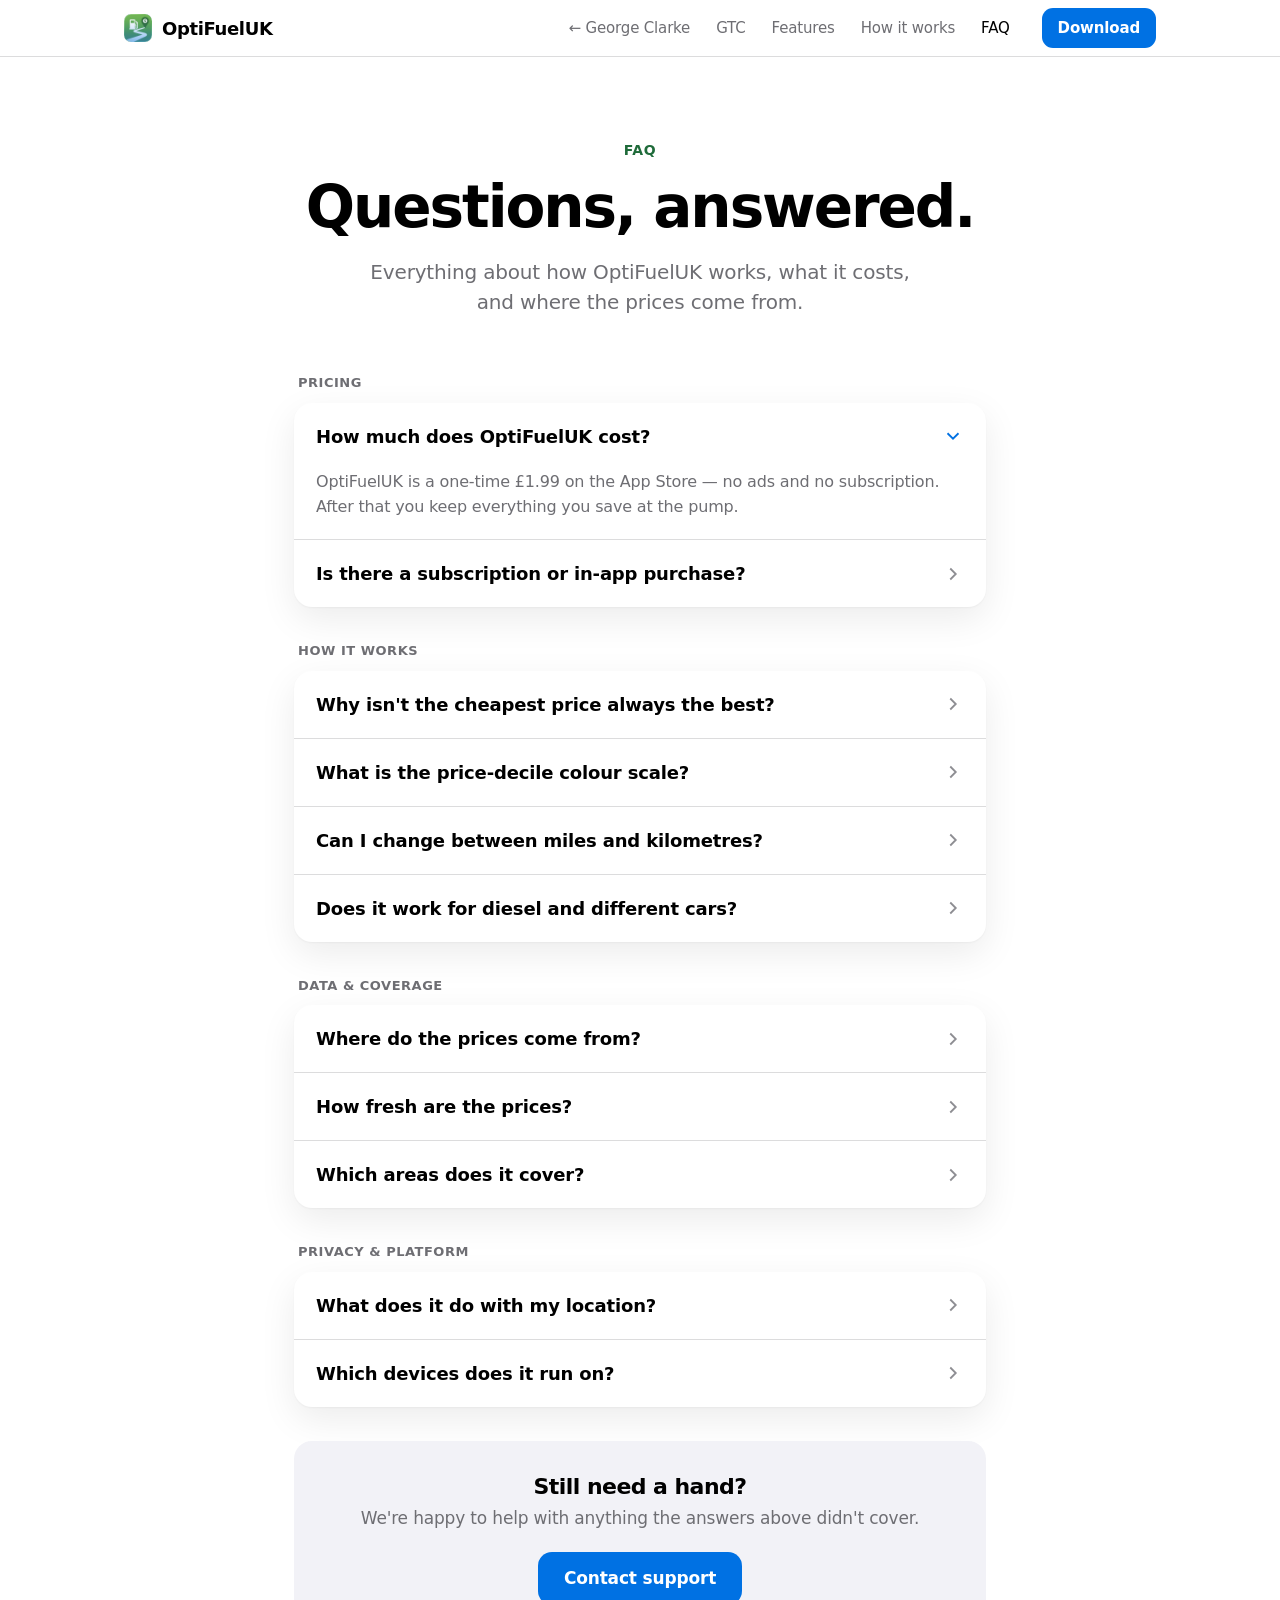
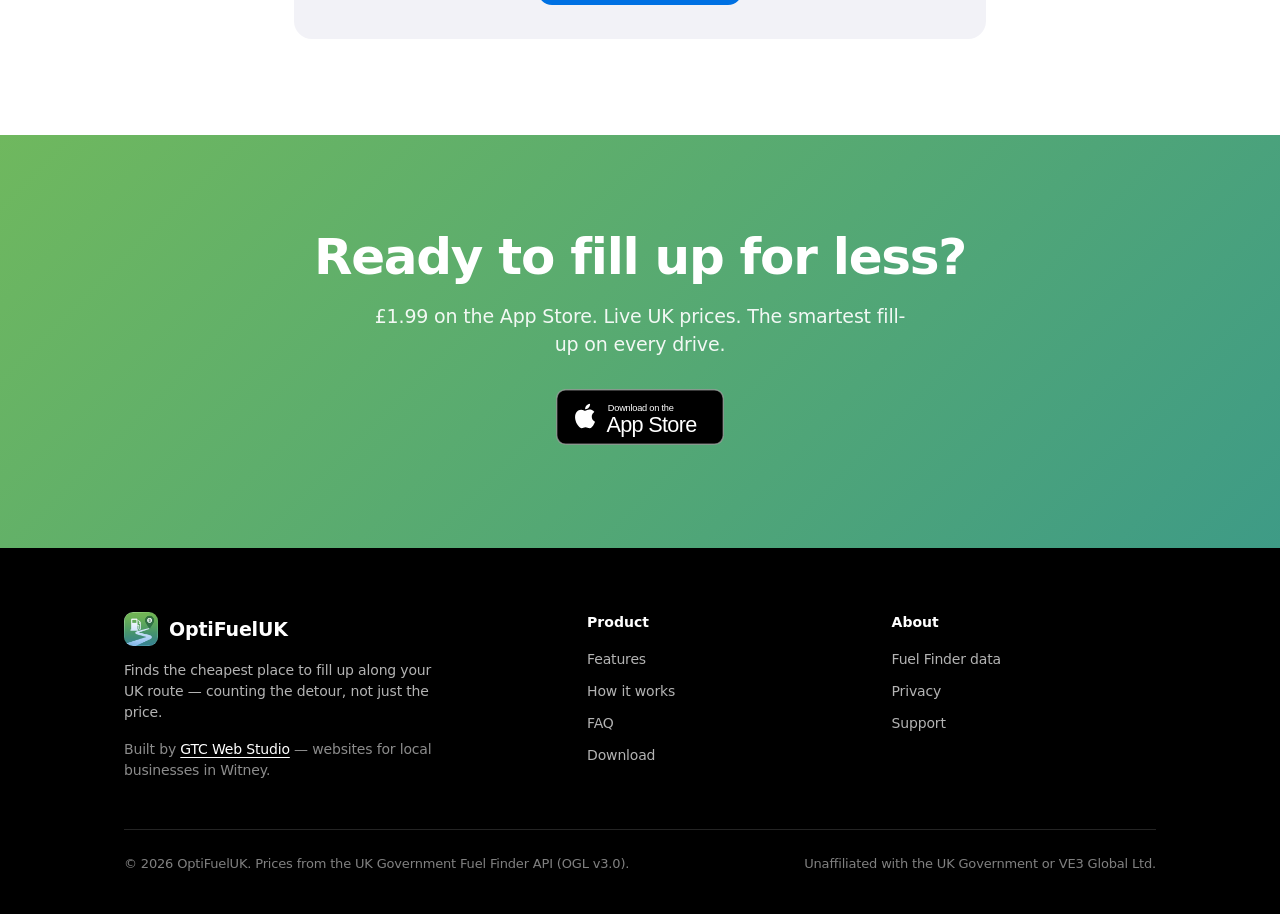
<file: optifueluk/faq.html>
<!DOCTYPE html>
<html lang="en-GB">
<head>
<meta charset="UTF-8" />
<meta name="viewport" content="width=device-width, initial-scale=1.0" />
<title>FAQ — OptiFuelUK</title>
<meta name="description" content="OptiFuelUK FAQ — pricing, how the detour-aware ranking works, the price-decile colour scale, data sources, freshness, coverage, privacy and platform." />
<link rel="icon" href="assets/app-icon.png" />
<link rel="stylesheet" href="site.css" />
<style>
  .page-hero { padding:80px 0 32px; text-align:center; }
  .page-hero h1 { font-size:clamp(38px,5.6vw,58px); font-weight:800; margin:14px auto 0; letter-spacing:-.035em; }
  .page-hero p { margin:20px auto 0; max-width:560px; font-size:20px; color:var(--label-secondary); text-wrap:pretty; }

  .faq { max-width:740px; margin:0 auto; }
  .faq-group { margin-bottom:34px; }
  .faq-group > .grp-label { font-size:13px; font-weight:700; letter-spacing:.04em; text-transform:uppercase; color:var(--label-secondary); padding:0 4px 10px; }
  .faq-list { background:var(--surface); border-radius:var(--radius); box-shadow:var(--shadow-soft); overflow:hidden; }
  details { border-bottom:.5px solid var(--separator); }
  details:last-child { border-bottom:none; }
  summary { list-style:none; cursor:pointer; padding:20px 22px; display:flex; align-items:center; justify-content:space-between; gap:16px; font-family:var(--font-display); font-size:18px; font-weight:600; }
  summary::-webkit-details-marker { display:none; }
  summary .chev { flex:none; width:22px; height:22px; color:var(--gray); transition:transform .2s; }
  details[open] summary .chev { transform:rotate(90deg); color:var(--sys-blue); }
  details .answer { padding:0 22px 20px; font-size:16px; line-height:1.55; color:var(--label-secondary); text-wrap:pretty; }
  details .answer a { color:var(--sys-blue); }

  .help { max-width:740px; margin:8px auto 0; text-align:center; background:var(--gray-6); border-radius:var(--radius); padding:34px; }
  .help h3 { font-size:22px; font-weight:600; margin-bottom:8px; }
  .help p { color:var(--label-secondary); margin-bottom:20px; }

  .cta { background:var(--brand-gradient); color:#fff; text-align:center; }
  .cta h2 { font-size:clamp(32px,4.6vw,50px); font-weight:800; }
  .cta p { margin:18px auto 0; max-width:540px; font-size:19px; opacity:.92; text-wrap:pretty; }
  .cta .appstore { margin-top:30px; }
</style>
</head>
<body>

<nav class="nav">
  <div class="nav-inner">
    <a class="nav-brand" href="index.html"><img src="assets/app-icon.png" alt="" />OptiFuelUK</a>
    <div class="nav-links" id="nav-menu">
      <a href="/">← George Clarke</a>
      <a href="/GTC/">GTC</a>
      <a href="features.html">Features</a>
      <a href="index.html#how">How it works</a>
      <a href="faq.html" class="active">FAQ</a>
    </div>
    <a class="btn btn-sm nav-cta" href="https://apps.apple.com/gb/app/optifueluk/id6773123227">Download</a>
    <button class="nav-burger" type="button" aria-label="Open menu" aria-controls="nav-menu" aria-expanded="false">
      <svg viewBox="0 0 24 24" width="22" height="22" fill="none" stroke="currentColor" stroke-width="2" stroke-linecap="round"><path d="M3 6h18M3 12h18M3 18h18"/></svg>
    </button>
  </div>
</nav>

<header class="page-hero wrap">
  <span class="eyebrow">FAQ</span>
  <h1>Questions, answered.</h1>
  <p>Everything about how OptiFuelUK works, what it costs, and where the prices come from.</p>
</header>

<section style="padding-top:24px;">
  <div class="wrap faq">

    <div class="faq-group">
      <div class="grp-label">Pricing</div>
      <div class="faq-list">
        <details open>
          <summary>How much does OptiFuelUK cost?<svg class="chev" viewBox="0 0 24 24" fill="none" stroke="currentColor" stroke-width="2"><path d="m9 6 6 6-6 6"/></svg></summary>
          <div class="answer">OptiFuelUK is a one-time £1.99 on the App Store — no ads and no subscription. After that you keep everything you save at the pump.</div>
        </details>
        <details>
          <summary>Is there a subscription or in-app purchase?<svg class="chev" viewBox="0 0 24 24" fill="none" stroke="currentColor" stroke-width="2"><path d="m9 6 6 6-6 6"/></svg></summary>
          <div class="answer">No. It's a single £1.99 up front — no subscription and no in-app purchases. Route planning, ranked stations, multiple vehicles and the lifetime savings tracker are all included.</div>
        </details>
      </div>
    </div>

    <div class="faq-group">
      <div class="grp-label">How it works</div>
      <div class="faq-list">
        <details>
          <summary>Why isn't the cheapest price always the best?<svg class="chev" viewBox="0 0 24 24" fill="none" stroke="currentColor" stroke-width="2"><path d="m9 6 6 6-6 6"/></svg></summary>
          <div class="answer">A station a few pence cheaper per litre might sit several miles off your route. Once you count the fuel you burn driving there and back, that detour can cost more than it saves. OptiFuelUK ranks by total cost — fuel plus detour-fuel-burn — so the genuinely cheapest option rises to the top.</div>
        </details>
        <details>
          <summary>What is the price-decile colour scale?<svg class="chev" viewBox="0 0 24 24" fill="none" stroke="currentColor" stroke-width="2"><path d="m9 6 6 6-6 6"/></svg></summary>
          <div class="answer">Stations are coloured by price decile: green is the cheapest 10%, red is the priciest 10%, with a smooth scale between. Map pins and list dots use the same colour, so a result row links visually to its pin.</div>
        </details>
        <details>
          <summary>Can I change between miles and kilometres?<svg class="chev" viewBox="0 0 24 24" fill="none" stroke="currentColor" stroke-width="2"><path d="m9 6 6 6-6 6"/></svg></summary>
          <div class="answer">Yes. Settings lets you pick miles or kilometres, set your default search-corridor width, and choose how fresh a price must be to count in the rankings.</div>
        </details>
        <details>
          <summary>Does it work for diesel and different cars?<svg class="chev" viewBox="0 0 24 24" fill="none" stroke="currentColor" stroke-width="2"><path d="m9 6 6 6-6 6"/></svg></summary>
          <div class="answer">Yes. Save multiple vehicle profiles with their own fuel type, efficiency and tank size. The active vehicle drives the cost maths, so the rankings always match the car you're actually driving.</div>
        </details>
      </div>
    </div>

    <div class="faq-group">
      <div class="grp-label">Data &amp; coverage</div>
      <div class="faq-list">
        <details>
          <summary>Where do the prices come from?<svg class="chev" viewBox="0 0 24 24" fill="none" stroke="currentColor" stroke-width="2"><path d="m9 6 6 6-6 6"/></svg></summary>
          <div class="answer">From the UK Government <a href="https://www.fuel-finder.service.gov.uk">Fuel Finder</a> open API, under which every UK retailer must publish price changes within 30 minutes. OptiFuelUK is unaffiliated with the UK Government — it just consumes the open data under the Open Government Licence v3.0.</div>
        </details>
        <details>
          <summary>How fresh are the prices?<svg class="chev" viewBox="0 0 24 24" fill="none" stroke="currentColor" stroke-width="2"><path d="m9 6 6 6-6 6"/></svg></summary>
          <div class="answer">Retailers are required to publish changes within 30 minutes. You can set a freshness window in Settings — any station whose price hasn't updated within it is left out of the rankings.</div>
        </details>
        <details>
          <summary>Which areas does it cover?<svg class="chev" viewBox="0 0 24 24" fill="none" stroke="currentColor" stroke-width="2"><path d="m9 6 6 6-6 6"/></svg></summary>
          <div class="answer">The UK, wherever retailers publish to the Fuel Finder scheme. Plan a route anywhere in the country and OptiFuelUK ranks the stations within your chosen corridor.</div>
        </details>
      </div>
    </div>

    <div class="faq-group" id="privacy">
      <div class="grp-label">Privacy &amp; platform</div>
      <div class="faq-list">
        <details>
          <summary>What does it do with my location?<svg class="chev" viewBox="0 0 24 24" fill="none" stroke="currentColor" stroke-width="2"><path d="m9 6 6 6-6 6"/></svg></summary>
          <div class="answer">Your location is used only to set your start point and find nearby stations. OptiFuelUK is built entirely on Apple frameworks with zero third-party SDKs, so your routes stay on your device.</div>
        </details>
        <details>
          <summary>Which devices does it run on?<svg class="chev" viewBox="0 0 24 24" fill="none" stroke="currentColor" stroke-width="2"><path d="m9 6 6 6-6 6"/></svg></summary>
          <div class="answer">OptiFuelUK is a native iOS app, built in SwiftUI for iPhone. Download it from the App Store.</div>
        </details>
      </div>
    </div>

    <div class="help">
      <h3>Still need a hand?</h3>
      <p>We're happy to help with anything the answers above didn't cover.</p>
      <a class="btn" href="mailto:support@optifueluk.app">Contact support</a>
    </div>

  </div>
</section>

<section class="cta">
  <div class="wrap">
    <h2>Ready to fill up for less?</h2>
    <p>£1.99 on the App Store. Live UK prices. The smartest fill-up on every drive.</p>
    <a class="appstore" href="https://apps.apple.com/gb/app/optifueluk/id6773123227" aria-label="Download on the App Store">
      <svg viewBox="0 0 120 40" xmlns="http://www.w3.org/2000/svg" role="img" aria-label="Download on the App Store"><rect x="0.5" y="0.5" width="119" height="39" rx="6.5" fill="#000" stroke="#A6A6A6" stroke-opacity="0.7" stroke-width="1"/><svg x="11" y="9.5" width="20.5" height="20.5" viewBox="0 0 24 24"><path fill="#fff" d="M17.05 12.04c-.03-2.6 2.12-3.85 2.22-3.91-1.21-1.77-3.09-2.01-3.76-2.04-1.6-.16-3.12.94-3.93.94-.81 0-2.06-.92-3.39-.89-1.74.03-3.35 1.01-4.25 2.57-1.81 3.14-.46 7.79 1.3 10.34.86 1.25 1.89 2.65 3.23 2.6 1.3-.05 1.79-.84 3.36-.84 1.57 0 2.01.84 3.39.81 1.4-.02 2.29-1.27 3.15-2.53.99-1.45 1.4-2.86 1.42-2.93-.03-.01-2.72-1.04-2.75-4.13zM14.53 4.4c.72-.87 1.2-2.08 1.07-3.29-1.03.04-2.28.69-3.02 1.56-.66.77-1.24 2-1.09 3.18 1.15.09 2.32-.58 3.04-1.45z"/></svg><text x="37" y="15.5" fill="#fff" font-family="-apple-system,'Helvetica Neue',Helvetica,Arial,sans-serif" font-size="6.6" font-weight="400">Download on the</text><text x="36" y="31" fill="#fff" font-family="-apple-system,'Helvetica Neue',Helvetica,Arial,sans-serif" font-size="15.5" font-weight="500" letter-spacing="-0.5">App Store</text></svg>
    </a>
  </div>
</section>

<footer class="footer">
  <div class="wrap">
    <div class="footer-grid">
      <div class="fcol">
        <div class="fbrand"><img src="assets/app-icon.png" alt="" /><span>OptiFuelUK</span></div>
        <p style="max-width:320px; line-height:1.5;">Finds the cheapest place to fill up along your UK route — counting the detour, not just the price.</p>
        <p class="fcross">Built by <a href="/GTC/">GTC Web Studio</a> — websites for local businesses in Witney.</p>
      </div>
      <div class="fcol">
        <h4>Product</h4>
        <ul>
          <li><a href="features.html">Features</a></li>
          <li><a href="index.html#how">How it works</a></li>
          <li><a href="faq.html">FAQ</a></li>
          <li><a href="https://apps.apple.com/gb/app/optifueluk/id6773123227">Download</a></li>
        </ul>
      </div>
      <div class="fcol">
        <h4>About</h4>
        <ul>
          <li><a href="https://www.fuel-finder.service.gov.uk">Fuel Finder data</a></li>
          <li><a href="faq.html#privacy">Privacy</a></li>
          <li><a href="mailto:support@optifueluk.app">Support</a></li>
        </ul>
      </div>
    </div>
    <div class="footer-bottom">
      <span>© 2026 OptiFuelUK. Prices from the UK Government Fuel Finder API (OGL v3.0).</span>
      <span>Unaffiliated with the UK Government or VE3 Global Ltd.</span>
    </div>
  </div>
</footer>

<script src="site.js" defer></script>
</body>
</html>
</file>
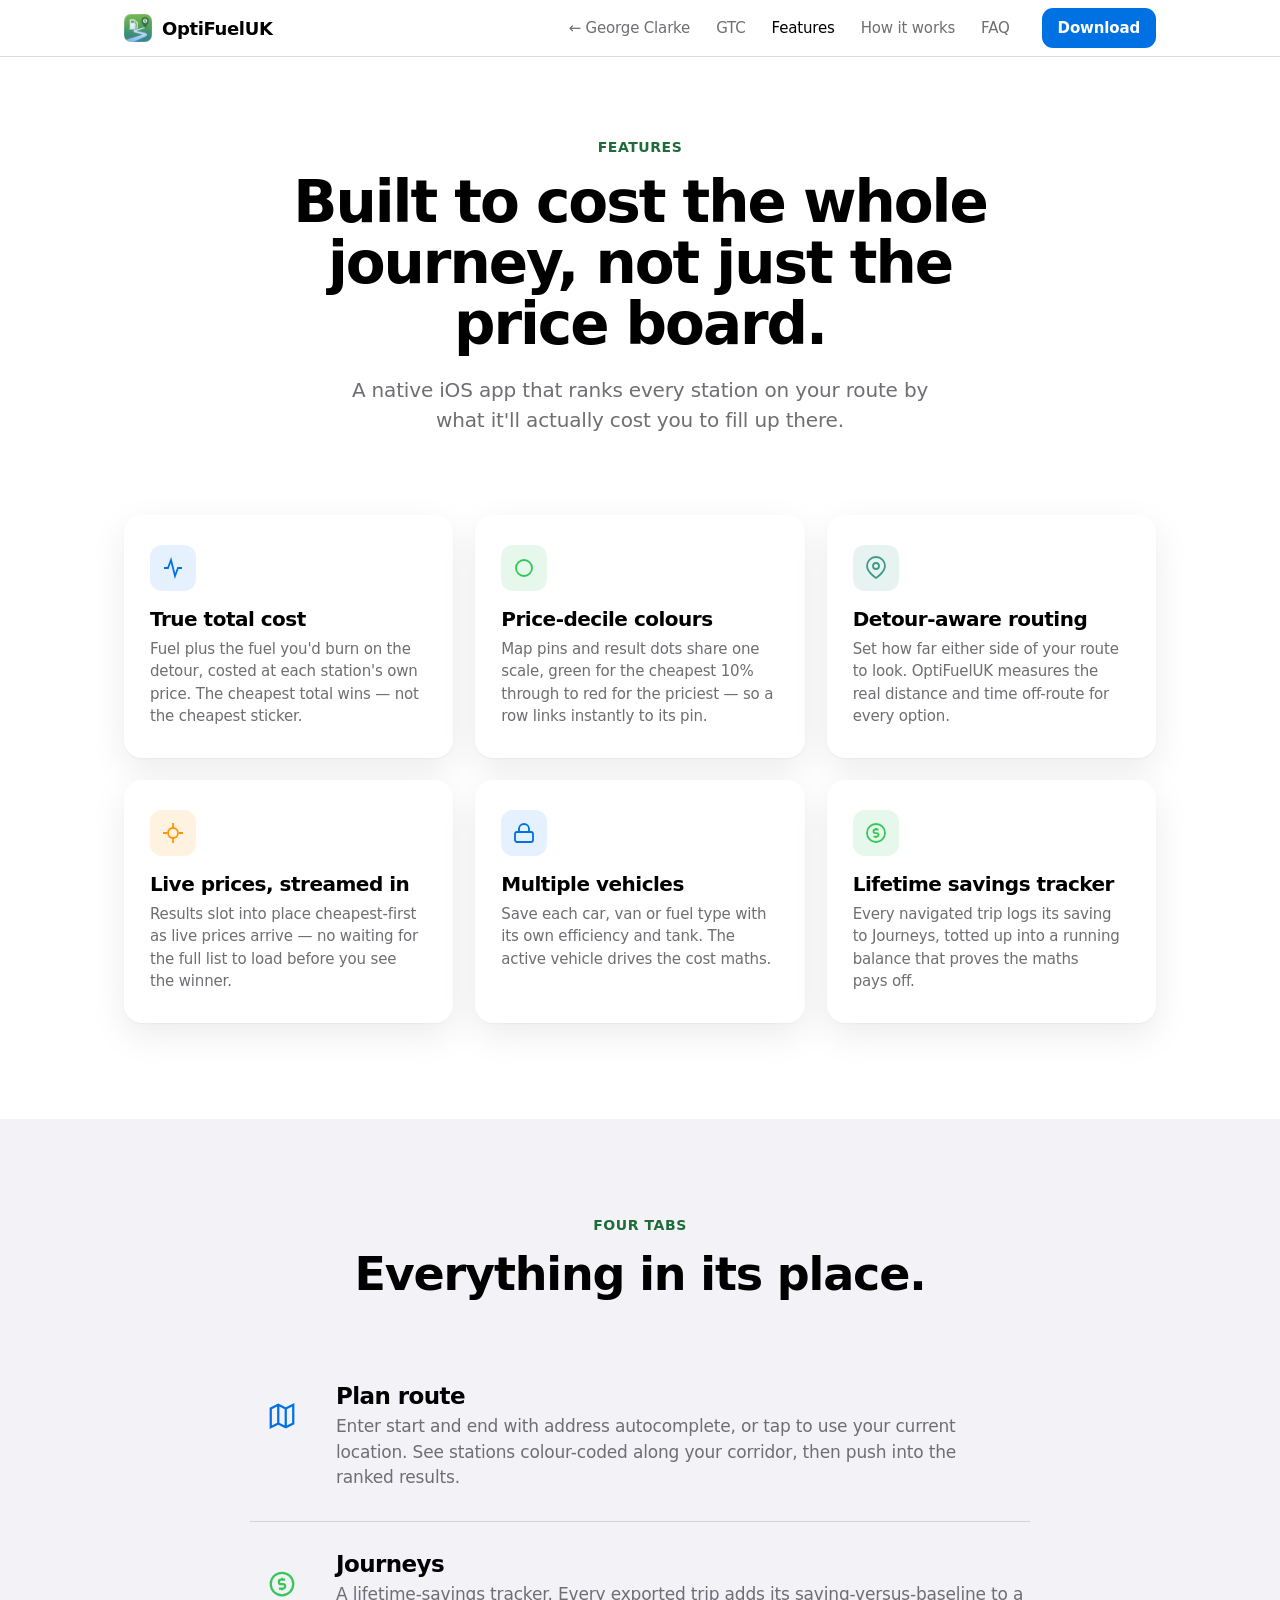
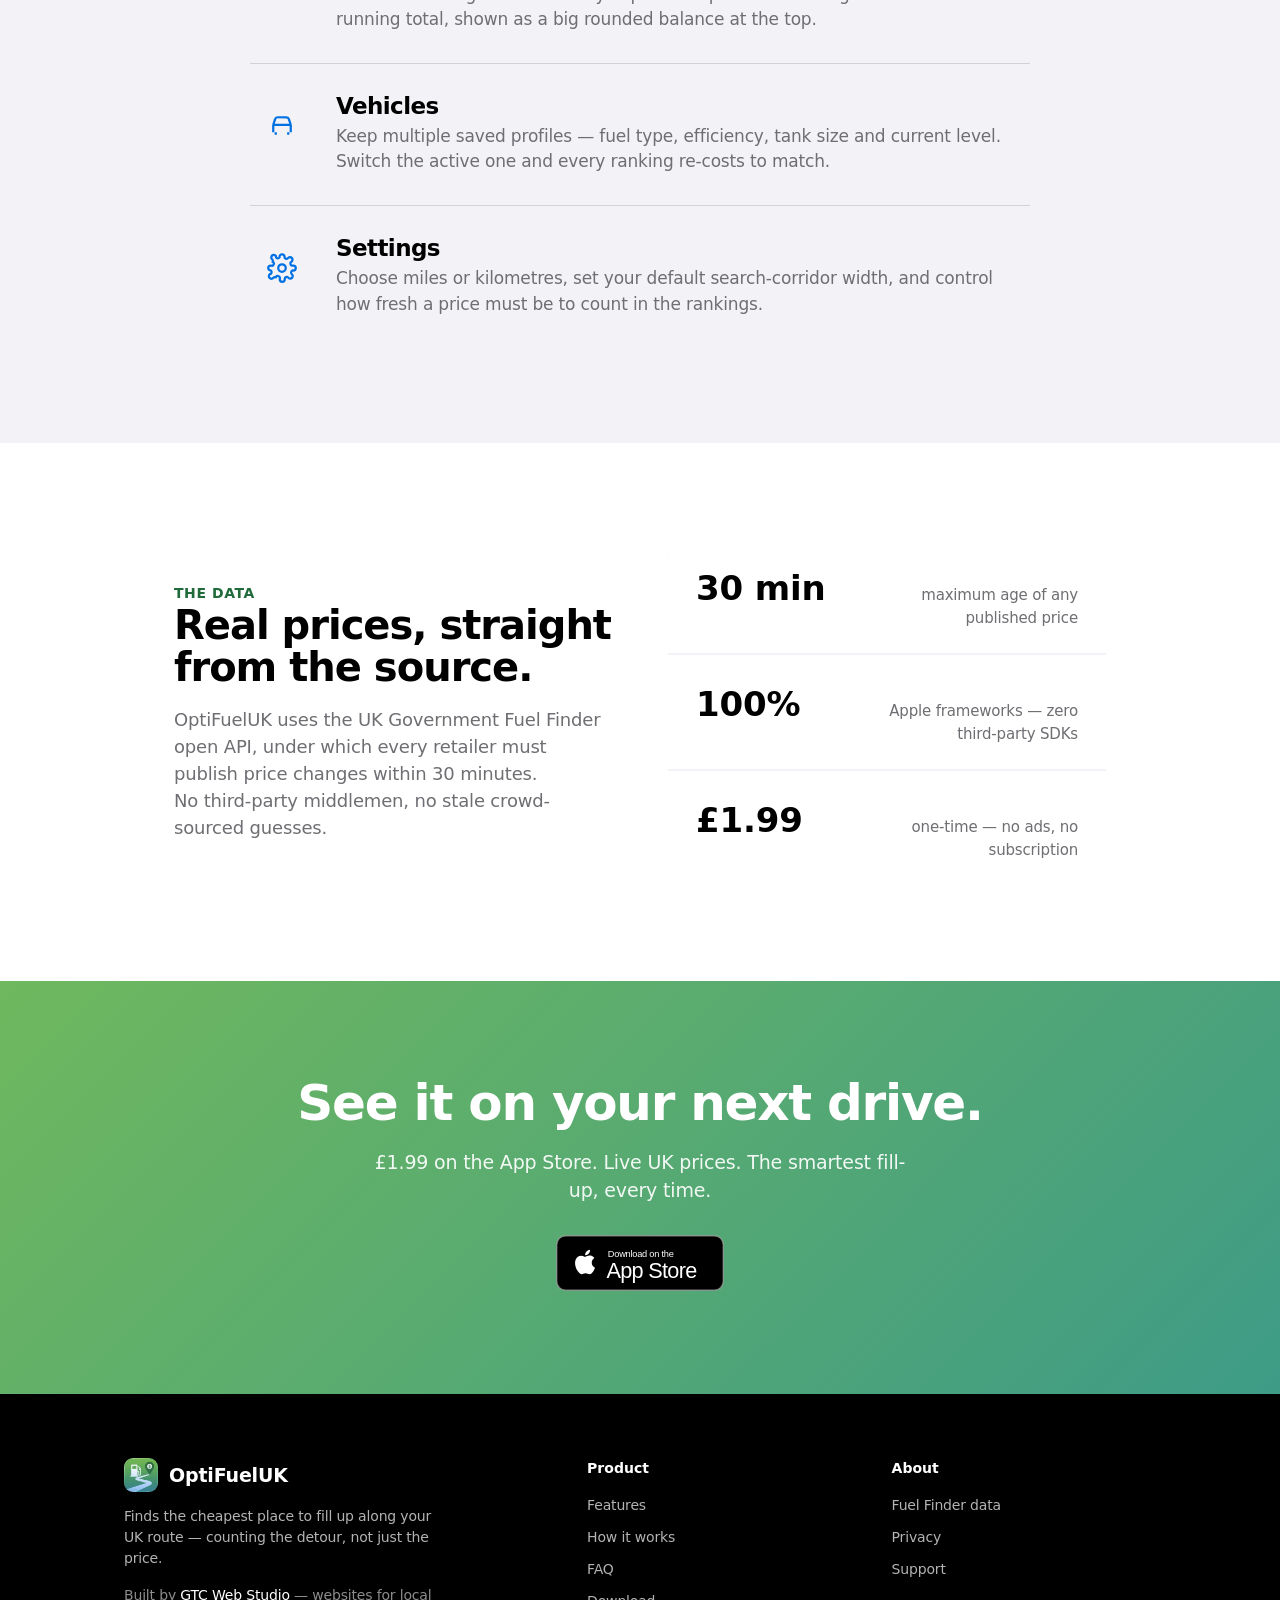
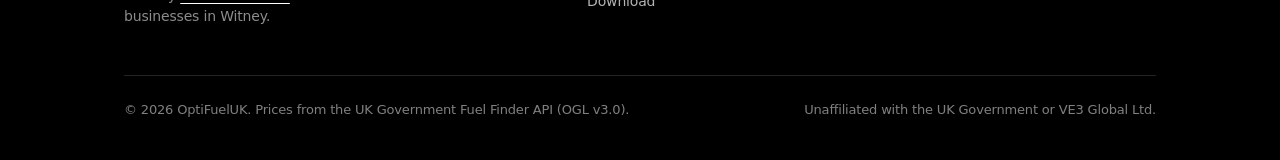
<file: optifueluk/features.html>
<!DOCTYPE html>
<html lang="en-GB">
<head>
<meta charset="UTF-8" />
<meta name="viewport" content="width=device-width, initial-scale=1.0" />
<title>Features — OptiFuelUK</title>
<meta name="description" content="OptiFuelUK features: true total-cost ranking, price-decile colours, detour-aware routing, live streamed prices, multiple vehicles and a lifetime savings tracker." />
<link rel="icon" href="assets/app-icon.png" />
<link rel="stylesheet" href="site.css" />
<style>
  .page-hero { padding:80px 0 40px; text-align:center; }
  .page-hero .eyebrow { display:block; }
  .page-hero h1 { font-size:clamp(38px,5.6vw,58px); font-weight:800; margin:14px auto 0; max-width:760px; letter-spacing:-.035em; }
  .page-hero p { margin:20px auto 0; max-width:600px; font-size:20px; color:var(--label-secondary); text-wrap:pretty; }

  /* feature cards */
  .fgrid { display:grid; grid-template-columns:repeat(3,1fr); gap:22px; }
  .fcard { background:var(--surface); border-radius:var(--radius); padding:30px 26px; box-shadow:var(--shadow-soft); }
  .fcard .ic { width:46px; height:46px; border-radius:12px; display:flex; align-items:center; justify-content:center; background:rgba(0,122,255,.10); color:var(--sys-blue); margin-bottom:18px; }
  .fcard .ic svg { width:24px; height:24px; }
  .fcard h3 { font-size:20px; font-weight:600; margin-bottom:8px; }
  .fcard p { font-size:15px; color:var(--label-secondary); line-height:1.5; text-wrap:pretty; }
  .fcard .ic.green { background:rgba(52,199,89,.12); color:var(--sys-green); }
  .fcard .ic.teal { background:rgba(62,155,134,.12); color:var(--brand-teal); }
  .fcard .ic.orange { background:rgba(255,149,0,.12); color:var(--sys-orange); }

  /* tabs walkthrough */
  .tabs-section { }
  .tab-row { display:grid; grid-template-columns:64px 1fr; gap:22px; align-items:start; padding:30px 0; border-bottom:.5px solid var(--separator); max-width:780px; margin:0 auto; }
  .tab-row:last-child { border-bottom:none; }
  .tab-row .ticon { width:64px; height:64px; border-radius:16px; background:var(--gray-6); display:flex; align-items:center; justify-content:center; color:var(--sys-blue); }
  .tab-row .ticon svg { width:30px; height:30px; }
  .tab-row h3 { font-size:23px; font-weight:600; margin-bottom:6px; }
  .tab-row p { font-size:17px; color:var(--label-secondary); line-height:1.5; text-wrap:pretty; }

  /* data band */
  .data-band { display:grid; grid-template-columns:1fr 1fr; gap:56px; align-items:center; max-width:980px; margin:0 auto; }
  .data-band h2 { font-size:clamp(28px,3.8vw,40px); font-weight:800; }
  .data-band p { margin-top:18px; font-size:18px; color:var(--label-secondary); line-height:1.5; text-wrap:pretty; }
  .data-stats { display:flex; flex-direction:column; gap:2px; background:var(--gray-6); border-radius:var(--radius); overflow:hidden; }
  .data-stats .stat { background:var(--surface); padding:24px 28px; display:flex; justify-content:space-between; align-items:baseline; }
  .data-stats .num { font-family:var(--font-display); font-size:34px; font-weight:700; font-variant-numeric:tabular-nums; }
  .data-stats .lab { font-size:15px; color:var(--label-secondary); text-align:right; max-width:200px; }

  .cta { background:var(--brand-gradient); color:#fff; text-align:center; }
  .cta h2 { font-size:clamp(32px,4.6vw,50px); font-weight:800; }
  .cta p { margin:18px auto 0; max-width:540px; font-size:19px; opacity:.92; text-wrap:pretty; }
  .cta .appstore { margin-top:30px; }

  @media (max-width:860px){
    .fgrid { grid-template-columns:1fr; }
    .data-band { grid-template-columns:1fr; gap:36px; }
  }
</style>
</head>
<body>

<nav class="nav">
  <div class="nav-inner">
    <a class="nav-brand" href="index.html"><img src="assets/app-icon.png" alt="" />OptiFuelUK</a>
    <div class="nav-links" id="nav-menu">
      <a href="/">← George Clarke</a>
      <a href="/GTC/">GTC</a>
      <a href="features.html" class="active">Features</a>
      <a href="index.html#how">How it works</a>
      <a href="faq.html">FAQ</a>
    </div>
    <a class="btn btn-sm nav-cta" href="https://apps.apple.com/gb/app/optifueluk/id6773123227">Download</a>
    <button class="nav-burger" type="button" aria-label="Open menu" aria-controls="nav-menu" aria-expanded="false">
      <svg viewBox="0 0 24 24" width="22" height="22" fill="none" stroke="currentColor" stroke-width="2" stroke-linecap="round"><path d="M3 6h18M3 12h18M3 18h18"/></svg>
    </button>
  </div>
</nav>

<header class="page-hero wrap">
  <span class="eyebrow">Features</span>
  <h1>Built to cost the whole journey, not just the price board.</h1>
  <p>A native iOS app that ranks every station on your route by what it'll actually cost you to fill up there.</p>
</header>

<section style="padding-top:40px;">
  <div class="wrap">
    <div class="fgrid">
      <div class="fcard">
        <div class="ic"><svg viewBox="0 0 24 24" fill="none" stroke="currentColor" stroke-width="1.8"><path d="M3 12h4l3-8 4 16 3-8h4"/></svg></div>
        <h3>True total cost</h3>
        <p>Fuel plus the fuel you'd burn on the detour, costed at each station's own price. The cheapest total wins — not the cheapest sticker.</p>
      </div>
      <div class="fcard">
        <div class="ic green"><svg viewBox="0 0 24 24" fill="none" stroke="currentColor" stroke-width="1.8"><circle cx="12" cy="12" r="8"/></svg></div>
        <h3>Price-decile colours</h3>
        <p>Map pins and result dots share one scale, green for the cheapest 10% through to red for the priciest — so a row links instantly to its pin.</p>
      </div>
      <div class="fcard">
        <div class="ic teal"><svg viewBox="0 0 24 24" fill="none" stroke="currentColor" stroke-width="1.8"><path d="M21 10c0 6-9 12-9 12s-9-6-9-12a9 9 0 0 1 18 0Z"/><circle cx="12" cy="10" r="3"/></svg></div>
        <h3>Detour-aware routing</h3>
        <p>Set how far either side of your route to look. OptiFuelUK measures the real distance and time off-route for every option.</p>
      </div>
      <div class="fcard">
        <div class="ic orange"><svg viewBox="0 0 24 24" fill="none" stroke="currentColor" stroke-width="1.8"><path d="M12 2v4m0 12v4M2 12h4m12 0h4"/><circle cx="12" cy="12" r="5"/></svg></div>
        <h3>Live prices, streamed in</h3>
        <p>Results slot into place cheapest-first as live prices arrive — no waiting for the full list to load before you see the winner.</p>
      </div>
      <div class="fcard">
        <div class="ic"><svg viewBox="0 0 24 24" fill="none" stroke="currentColor" stroke-width="1.8"><rect x="3" y="11" width="18" height="10" rx="2"/><path d="M7 11V8a5 5 0 0 1 10 0v3"/></svg></div>
        <h3>Multiple vehicles</h3>
        <p>Save each car, van or fuel type with its own efficiency and tank. The active vehicle drives the cost maths.</p>
      </div>
      <div class="fcard">
        <div class="ic green"><svg viewBox="0 0 24 24" fill="none" stroke="currentColor" stroke-width="1.8"><circle cx="12" cy="12" r="9"/><path d="M14.5 8.5h-3.2a1.8 1.8 0 0 0 0 3.6h1.4a1.8 1.8 0 0 1 0 3.6H9.5M12 7v1.5m0 7V17"/></svg></div>
        <h3>Lifetime savings tracker</h3>
        <p>Every navigated trip logs its saving to Journeys, totted up into a running balance that proves the maths pays off.</p>
      </div>
    </div>
  </div>
</section>

<section class="section-grey">
  <div class="wrap">
    <div class="section-head">
      <div class="eyebrow">Four tabs</div>
      <h2>Everything in its place.</h2>
    </div>
    <div class="tabs-section">
      <div class="tab-row">
        <div class="ticon"><svg viewBox="0 0 24 24" fill="none" stroke="currentColor" stroke-width="1.8"><path d="m9 3-6 3v15l6-3 6 3 6-3V3l-6 3-6-3Zm0 0v15m6-12v15"/></svg></div>
        <div>
          <h3>Plan route</h3>
          <p>Enter start and end with address autocomplete, or tap to use your current location. See stations colour-coded along your corridor, then push into the ranked results.</p>
        </div>
      </div>
      <div class="tab-row">
        <div class="ticon" style="color:var(--sys-green)"><svg viewBox="0 0 24 24" fill="none" stroke="currentColor" stroke-width="1.8"><circle cx="12" cy="12" r="9"/><path d="M14.5 8.5h-3.2a1.8 1.8 0 0 0 0 3.6h1.4a1.8 1.8 0 0 1 0 3.6H9.5M12 7v1.5m0 7V17"/></svg></div>
        <div>
          <h3>Journeys</h3>
          <p>A lifetime-savings tracker. Every exported trip adds its saving-versus-baseline to a running total, shown as a big rounded balance at the top.</p>
        </div>
      </div>
      <div class="tab-row">
        <div class="ticon"><svg viewBox="0 0 24 24" fill="none" stroke="currentColor" stroke-width="1.8"><path d="M5 11l1.5-4.5A2 2 0 0 1 8.4 5h7.2a2 2 0 0 1 1.9 1.5L19 11m-14 0h14m-14 0v6m14-6v6M7 17v2m10-2v2M7.5 14h.01m8.99 0h.01"/></svg></div>
        <div>
          <h3>Vehicles</h3>
          <p>Keep multiple saved profiles — fuel type, efficiency, tank size and current level. Switch the active one and every ranking re-costs to match.</p>
        </div>
      </div>
      <div class="tab-row">
        <div class="ticon"><svg viewBox="0 0 24 24" fill="none" stroke="currentColor" stroke-width="1.8"><circle cx="12" cy="12" r="3"/><path d="M19.4 15a1.6 1.6 0 0 0 .3 1.8l.1.1a2 2 0 1 1-2.8 2.8l-.1-.1a1.6 1.6 0 0 0-2.7 1.1V21a2 2 0 1 1-4 0v-.1A1.6 1.6 0 0 0 7 19.4a1.6 1.6 0 0 0-1.8.3l-.1.1a2 2 0 1 1-2.8-2.8l.1-.1A1.6 1.6 0 0 0 3 14H3a2 2 0 1 1 0-4h.1A1.6 1.6 0 0 0 4.6 7a1.6 1.6 0 0 0-.3-1.8l-.1-.1a2 2 0 1 1 2.8-2.8l.1.1A1.6 1.6 0 0 0 10 3.6V3a2 2 0 1 1 4 0v.1a1.6 1.6 0 0 0 2.7 1.1l.1-.1a2 2 0 1 1 2.8 2.8l-.1.1A1.6 1.6 0 0 0 20.4 10H21a2 2 0 1 1 0 4h-.1a1.6 1.6 0 0 0-1.5 1Z"/></svg></div>
        <div>
          <h3>Settings</h3>
          <p>Choose miles or kilometres, set your default search-corridor width, and control how fresh a price must be to count in the rankings.</p>
        </div>
      </div>
    </div>
  </div>
</section>

<section>
  <div class="wrap data-band">
    <div>
      <div class="eyebrow">The data</div>
      <h2>Real prices, straight from the source.</h2>
      <p>OptiFuelUK uses the UK Government Fuel Finder open API, under which every retailer must publish price changes within 30 minutes. No third-party middlemen, no stale crowd-sourced guesses.</p>
    </div>
    <div class="data-stats">
      <div class="stat"><span class="num">30 min</span><span class="lab">maximum age of any published price</span></div>
      <div class="stat"><span class="num">100%</span><span class="lab">Apple frameworks — zero third-party SDKs</span></div>
      <div class="stat"><span class="num">£1.99</span><span class="lab">one-time — no ads, no subscription</span></div>
    </div>
  </div>
</section>

<section class="cta">
  <div class="wrap">
    <h2>See it on your next drive.</h2>
    <p>£1.99 on the App Store. Live UK prices. The smartest fill-up, every time.</p>
    <a class="appstore" href="https://apps.apple.com/gb/app/optifueluk/id6773123227" aria-label="Download on the App Store">
      <svg viewBox="0 0 120 40" xmlns="http://www.w3.org/2000/svg" role="img" aria-label="Download on the App Store"><rect x="0.5" y="0.5" width="119" height="39" rx="6.5" fill="#000" stroke="#A6A6A6" stroke-opacity="0.7" stroke-width="1"/><svg x="11" y="9.5" width="20.5" height="20.5" viewBox="0 0 24 24"><path fill="#fff" d="M17.05 12.04c-.03-2.6 2.12-3.85 2.22-3.91-1.21-1.77-3.09-2.01-3.76-2.04-1.6-.16-3.12.94-3.93.94-.81 0-2.06-.92-3.39-.89-1.74.03-3.35 1.01-4.25 2.57-1.81 3.14-.46 7.79 1.3 10.34.86 1.25 1.89 2.65 3.23 2.6 1.3-.05 1.79-.84 3.36-.84 1.57 0 2.01.84 3.39.81 1.4-.02 2.29-1.27 3.15-2.53.99-1.45 1.4-2.86 1.42-2.93-.03-.01-2.72-1.04-2.75-4.13zM14.53 4.4c.72-.87 1.2-2.08 1.07-3.29-1.03.04-2.28.69-3.02 1.56-.66.77-1.24 2-1.09 3.18 1.15.09 2.32-.58 3.04-1.45z"/></svg><text x="37" y="15.5" fill="#fff" font-family="-apple-system,'Helvetica Neue',Helvetica,Arial,sans-serif" font-size="6.6" font-weight="400">Download on the</text><text x="36" y="31" fill="#fff" font-family="-apple-system,'Helvetica Neue',Helvetica,Arial,sans-serif" font-size="15.5" font-weight="500" letter-spacing="-0.5">App Store</text></svg>
    </a>
  </div>
</section>

<footer class="footer">
  <div class="wrap">
    <div class="footer-grid">
      <div class="fcol">
        <div class="fbrand"><img src="assets/app-icon.png" alt="" /><span>OptiFuelUK</span></div>
        <p style="max-width:320px; line-height:1.5;">Finds the cheapest place to fill up along your UK route — counting the detour, not just the price.</p>
        <p class="fcross">Built by <a href="/GTC/">GTC Web Studio</a> — websites for local businesses in Witney.</p>
      </div>
      <div class="fcol">
        <h4>Product</h4>
        <ul>
          <li><a href="features.html">Features</a></li>
          <li><a href="index.html#how">How it works</a></li>
          <li><a href="faq.html">FAQ</a></li>
          <li><a href="https://apps.apple.com/gb/app/optifueluk/id6773123227">Download</a></li>
        </ul>
      </div>
      <div class="fcol">
        <h4>About</h4>
        <ul>
          <li><a href="https://www.fuel-finder.service.gov.uk">Fuel Finder data</a></li>
          <li><a href="faq.html#privacy">Privacy</a></li>
          <li><a href="faq.html">Support</a></li>
        </ul>
      </div>
    </div>
    <div class="footer-bottom">
      <span>© 2026 OptiFuelUK. Prices from the UK Government Fuel Finder API (OGL v3.0).</span>
      <span>Unaffiliated with the UK Government or VE3 Global Ltd.</span>
    </div>
  </div>
</footer>

<script src="site.js" defer></script>
</body>
</html>
</file>
<file: optifueluk/site.css>
/* ============================================================================
   OptiFuelUK — marketing site styles
   Calm, Apple-like. SF Pro type, systemBlue interactive tint, brand green→teal
   reserved for marketing accents, the price-decile scale as the data motif.
   ============================================================================ */

/* ---- Fonts -------------------------------------------------------------- */
/* Per the design system, SF Pro is reproduced via the native system font
   stack — it renders as San Francisco on Apple platforms (the app's target)
   and the platform UI font elsewhere. SF Pro is NOT self-hosted: Apple's
   licence does not permit redistributing it as a webfont. See --font-* below. */

:root {
  /* tints */
  /* Interactive tint: Apple's web blue (#0071E3) instead of iOS #007AFF, so
     white-on-blue buttons and blue links clear WCAG AA (4.5:1) on the web. */
  --sys-blue:#0071E3; --sys-green:#34C759; --sys-red:#FF3B30; --sys-orange:#FF9500;
  /* brand */
  --brand-green:#4FA85B; --brand-green-light:#6FB85E; --brand-teal:#3E9B86; --brand-green-deep:#1F6B3A;
  --brand-gradient:linear-gradient(135deg,#6FB85E 0%,#3E9B86 100%);
  /* text */
  /* --label-secondary darkened from iOS rgba(60,60,67,.60) (~3.4:1) to #6E6E73
     (~5:1 on white) so secondary body copy passes WCAG AA. */
  --label:#000; --label-secondary:#6E6E73; --label-tertiary:rgba(60,60,67,.30);
  /* surfaces */
  --bg:#fff; --bg-secondary:#F2F2F7; --surface:#fff;
  --separator:rgba(60,60,67,.18); --hairline:rgba(60,60,67,.10);
  --gray:#8E8E93; --gray-5:#E5E5EA; --gray-6:#F2F2F7;
  /* decile */
  --decile-0:#23E522; --decile-1:#4EE522; --decile-2:#79E522; --decile-3:#A5E522; --decile-4:#D0E522;
  --decile-5:#E5D022; --decile-6:#E5A422; --decile-7:#E57922; --decile-8:#E54E22; --decile-9:#E52222;
  /* type */
  --font-display:-apple-system,BlinkMacSystemFont,"SF Pro Display","Helvetica Neue","Segoe UI",system-ui,sans-serif;
  --font-text:-apple-system,BlinkMacSystemFont,"SF Pro Text","Helvetica Neue","Segoe UI",system-ui,sans-serif;
  --font-rounded:ui-rounded,"SF Pro Rounded",-apple-system,system-ui,sans-serif;
  /* layout */
  --maxw:1080px; --radius:18px; --radius-sm:12px;
  --shadow-soft:0 1px 2px rgba(0,0,0,.04),0 12px 36px rgba(0,0,0,.08);
  --shadow-phone:0 2px 8px rgba(0,0,0,.12),0 40px 80px -20px rgba(0,0,0,.32);
}

* { box-sizing:border-box; }
html { -webkit-font-smoothing:antialiased; text-rendering:optimizeLegibility; scroll-behavior:smooth; }
body {
  margin:0; font-family:var(--font-text); color:var(--label); background:var(--bg);
  font-size:17px; line-height:1.5; letter-spacing:-.01em;
}
h1,h2,h3 { font-family:var(--font-display); letter-spacing:-.025em; line-height:1.05; margin:0; }
p { margin:0; }
a { color:inherit; text-decoration:none; }
img { display:block; max-width:100%; }
.tabular { font-variant-numeric:tabular-nums; }

.wrap { max-width:var(--maxw); margin:0 auto; padding:0 24px; }

/* ---- Nav ---------------------------------------------------------------- */
.nav {
  position:sticky; top:0; z-index:50;
  background:rgba(255,255,255,.72); backdrop-filter:saturate(180%) blur(20px); -webkit-backdrop-filter:saturate(180%) blur(20px);
  border-bottom:.5px solid var(--separator);
}
.nav-inner { max-width:var(--maxw); margin:0 auto; padding:0 24px; height:56px; display:flex; align-items:center; gap:28px; }
.nav-brand { display:flex; align-items:center; gap:10px; font-family:var(--font-display); font-weight:700; font-size:18px; letter-spacing:-.02em; }
.nav-brand img { width:28px; height:28px; border-radius:7px; }
.nav-links { display:flex; align-items:center; gap:26px; margin-left:auto; }
.nav-links a { font-size:15px; font-weight:500; color:var(--label-secondary); transition:color .15s; }
.nav-links a:hover, .nav-links a.active { color:var(--label); }
.nav-cta { margin-left:4px; }
.nav-burger { display:none; padding:6px; background:none; border:none; color:var(--label); cursor:pointer; border-radius:8px; line-height:0; }
.nav-burger:hover { background:var(--gray-6); }

/* ---- Buttons ------------------------------------------------------------ */
.btn {
  display:inline-flex; align-items:center; justify-content:center; gap:8px;
  font-family:var(--font-text); font-weight:600; font-size:17px; letter-spacing:-.01em;
  padding:14px 26px; border-radius:14px; border:none; cursor:pointer;
  background:var(--sys-blue); color:#fff; transition:filter .15s, transform .1s;
}
.btn:hover { filter:brightness(1.06); }
.btn:active { transform:scale(.985); }
.btn-ghost { background:var(--gray-6); color:var(--label); }
.btn-sm { padding:9px 16px; font-size:15px; border-radius:11px; }

/* Official App Store badge */
.appstore { display:inline-block; line-height:0; border-radius:9px; transition:transform .12s, filter .15s; }
.appstore:hover { filter:brightness(1.12); }
.appstore:active { transform:scale(.98); }
.appstore svg { height:56px; width:auto; display:block; }

/* ---- Section primitives ------------------------------------------------- */
section { padding:96px 0; }
.section-grey { background:var(--bg-secondary); }
.eyebrow { font-size:14px; font-weight:700; letter-spacing:.04em; text-transform:uppercase; color:var(--brand-green-deep); }
.section-head { max-width:720px; margin:0 auto 56px; text-align:center; }
.section-head h2 { font-size:clamp(30px,4.4vw,46px); font-weight:800; margin:14px 0 0; }
.section-head p { margin:18px 0 0; font-size:19px; color:var(--label-secondary); text-wrap:pretty; }

/* ---- Phone mockup ------------------------------------------------------- */
.phone {
  width:300px; flex:none; border-radius:46px; background:#fff; padding:11px;
  box-shadow:var(--shadow-phone); position:relative;
}
.phone-screen {
  position:relative; border-radius:36px; overflow:hidden; background:#F2F2F7;
  height:620px; display:flex; flex-direction:column;
}
.phone-notch { position:absolute; top:15px; left:50%; transform:translateX(-50%); width:92px; height:25px; background:#000; border-radius:14px; z-index:20; }
.status-bar { height:54px; display:flex; align-items:center; justify-content:space-between; padding:0 22px; font-family:var(--font-text); font-size:14px; font-weight:600; }
.status-bar > span:first-child { padding-left:6px; }
.status-bar .sb-icons { display:flex; gap:5px; align-items:center; }

/* in-app nav bar */
.app-nav { padding:2px 16px 8px; }
.app-nav h1 { font-family:var(--font-display); font-size:30px; font-weight:700; letter-spacing:-.03em; }
.app-navbar { padding:8px 12px; display:flex; align-items:center; background:rgba(255,255,255,.8); backdrop-filter:blur(20px); border-bottom:.5px solid var(--separator); }
.app-navbar .back { color:var(--sys-blue); font-size:15px; display:flex; align-items:center; gap:1px; }
.app-navbar .title { flex:1; text-align:center; font-weight:600; font-size:16px; margin-left:-44px; }

/* result rows */
.app-scroll { flex:1; overflow:hidden; background:#fff; }
.res-row { display:flex; gap:11px; padding:11px 15px; align-items:flex-start; border-bottom:.5px solid var(--separator); }
.res-row.sel { background:color-mix(in srgb, var(--sys-orange) 12%, transparent); }
.dot { width:12px; height:12px; border-radius:50%; margin-top:3px; flex:none; box-shadow:0 0 0 2px #fff,0 1px 3px rgba(0,0,0,.3); }
.dot.sel { width:14px; height:14px; box-shadow:0 0 0 3px var(--sys-orange),0 1px 3px rgba(0,0,0,.3); }
.res-name { font-family:var(--font-text); font-size:15px; font-weight:500; }
.res-brand { font-size:11px; color:var(--label-secondary); letter-spacing:.02em; }
.res-meta { display:flex; flex-wrap:wrap; gap:10px; margin-top:4px; font-size:11px; color:var(--label-secondary); }
.res-right { text-align:right; flex:none; }
.res-total { font-family:var(--font-text); font-size:17px; font-weight:600; font-variant-numeric:tabular-nums; }
.badge { font-size:11px; font-weight:600; font-variant-numeric:tabular-nums; white-space:nowrap; }
.badge.save { color:var(--sys-green); }
.badge.more { color:var(--sys-red); }
.badge.base { color:var(--label-secondary); font-weight:400; }

/* map */
.app-map { position:relative; height:200px; flex:none; overflow:hidden;
  background:#ECEAE3 url("assets/map-tile.png") center/cover no-repeat; }
.map-pin { position:absolute; width:15px; height:15px; border-radius:50%; transform:translate(-50%,-50%); box-shadow:0 0 0 2px #fff,0 1px 3px rgba(0,0,0,.35); }

/* journeys stat card */
.stat-card { margin:6px 16px 14px; padding:22px 16px; border-radius:16px; text-align:center;
  background:rgba(255,255,255,.72); backdrop-filter:blur(20px); box-shadow:inset 0 0 0 .5px var(--separator),var(--shadow-soft); }
.stat-card .lab { font-size:12px; font-weight:500; letter-spacing:.05em; text-transform:uppercase; color:var(--label-secondary); }
.stat-card .amt { font-family:var(--font-rounded); font-size:46px; font-weight:700; color:var(--sys-green); font-variant-numeric:tabular-nums; margin:5px 0 2px; }
.stat-card .cap { font-size:12px; color:var(--label-secondary); }
.jrow { padding:11px 16px; border-bottom:.5px solid var(--separator); background:#fff; }
.jrow .top { display:flex; justify-content:space-between; align-items:baseline; }
.jrow .nm { font-size:15px; font-weight:500; }
.jrow .ft { display:flex; justify-content:space-between; margin-top:3px; font-size:11px; color:var(--label-secondary); }

/* tab bar */
.tabbar { display:flex; height:54px; border-top:.5px solid var(--separator); background:rgba(255,255,255,.92); backdrop-filter:blur(20px); }
.tabbar .tab { flex:1; display:flex; flex-direction:column; align-items:center; justify-content:center; gap:3px; font-size:10px; color:var(--gray); }
.tabbar .tab.on { color:var(--sys-blue); }
.tabbar .tab svg { width:23px; height:23px; }

/* ---- Decile legend chip ------------------------------------------------- */
.decile-bar { display:inline-flex; border-radius:6px; overflow:hidden; box-shadow:inset 0 0 0 .5px var(--separator); }
.decile-bar span { width:18px; height:14px; }

/* ---- Footer ------------------------------------------------------------- */
.footer { background:#000; color:rgba(255,255,255,.7); padding:64px 0 40px; font-size:14px; }
.footer a { color:rgba(255,255,255,.7); transition:color .15s; }
.footer a:hover { color:#fff; }
.footer-grid { display:grid; grid-template-columns:1.6fr 1fr 1fr; gap:40px; margin-bottom:48px; }
.footer h4 { font-family:var(--font-display); color:#fff; font-size:14px; font-weight:600; margin:0 0 16px; letter-spacing:0; }
.footer .fcol ul { list-style:none; margin:0; padding:0; display:flex; flex-direction:column; gap:11px; }
.footer .fbrand { display:flex; align-items:center; gap:11px; margin-bottom:14px; }
.footer .fbrand img { width:34px; height:34px; border-radius:9px; }
.footer .fbrand span { font-family:var(--font-display); color:#fff; font-weight:700; font-size:19px; }
/* Cross-link to the GTC Web Studio site at /GTC/. Underlined, because every
   other string in this footer is already a link and colour alone would not
   distinguish it. */
.footer .fcross { max-width:320px; line-height:1.5; margin:16px 0 0; color:rgba(255,255,255,.55); }
.footer .fcross a { color:#fff; text-decoration:underline; text-underline-offset:3px; }
.footer-bottom { border-top:.5px solid rgba(255,255,255,.14); padding-top:24px; display:flex; justify-content:space-between; flex-wrap:wrap; gap:12px; font-size:13px; color:rgba(255,255,255,.5); }

@media (max-width:860px){
  section { padding:64px 0; }
  .footer-grid { grid-template-columns:1fr 1fr; gap:32px; }
  .nav-burger { display:inline-flex; align-items:center; justify-content:center; }
  .nav-cta { margin-left:auto; }
  .nav-links {
    position:absolute; top:56px; left:0; right:0;
    flex-direction:column; align-items:stretch; gap:0; margin:0; padding:6px 0;
    background:rgba(255,255,255,.97);
    backdrop-filter:saturate(180%) blur(20px); -webkit-backdrop-filter:saturate(180%) blur(20px);
    border-bottom:.5px solid var(--separator);
    box-shadow:0 12px 24px -8px rgba(0,0,0,.12);
    display:none;
  }
  .nav-links.open { display:flex; }
  .nav-links a { padding:13px 24px; font-size:16px; }
}
@media (max-width:560px){
  .footer-grid { grid-template-columns:1fr; }
  /* Tighten the header on very narrow phones so the brand + Download CTA +
     burger fit on one row instead of pushing off the right edge. */
  .nav-inner { gap:12px; }
  .nav-brand { min-width:0; font-size:17px; }
  .nav-cta { padding:8px 12px; font-size:14px; }
  /* The phone mock is a fixed 300px; cap it so it can't overflow the smallest
     screens (e.g. 320px wide). */
  .phone { max-width:100%; }
}
</file>
<file: gtc/demo/cafe/site.css>
/* ============================================================================
   Maple Street — Coffee & Kitchen (DEMO site)
   A self-contained example restaurant site built by GTC Web Studio to show
   off in the /GTC/ "Work" section. Warm, editorial café aesthetic — Fraunces
   for display type, Inter for everything else — deliberately distinct from the
   dark GTC studio site. No framework, no build step, no external assets.
   ============================================================================ */

:root {
  --cream:#fbf3e7; --cream-2:#f4e8d6; --paper:#fffaf2;
  --espresso:#2a1d16; --cocoa:#5b4636; --sand:#8a7460;
  --terracotta:#b5532f; --terracotta-dark:#9a4326; --olive:#5f6b3f; --gold:#c9913a;
  --line:rgba(42,29,22,.10); --line-2:rgba(42,29,22,.18);
  --shadow:0 18px 50px rgba(42,29,22,.12);
  --display:'Fraunces',Georgia,'Times New Roman',serif;
  --sans:'Inter',-apple-system,BlinkMacSystemFont,'Segoe UI',Roboto,sans-serif;
  --wrap:1140px;
}

* { box-sizing:border-box; }
[hidden] { display:none !important; }
html { scroll-behavior:smooth; }

body {
  margin:0;
  background:var(--cream);
  color:var(--espresso);
  font-family:var(--sans);
  font-size:16px; line-height:1.6;
  -webkit-font-smoothing:antialiased;
}

h1, h2, h3 { font-family:var(--display); font-weight:600; line-height:1.08; margin:0; }
img { display:block; max-width:100%; }
a { color:inherit; }

.eyebrow {
  display:inline-block; font:700 12px/1 var(--sans); letter-spacing:.18em;
  color:var(--terracotta); margin-bottom:16px;
}

/* ---- Buttons ------------------------------------------------------------- */
.btn {
  display:inline-flex; align-items:center; justify-content:center; gap:8px;
  cursor:pointer; border:none; text-decoration:none; white-space:nowrap;
  font-family:var(--sans); font-weight:600; font-size:15px;
  padding:13px 24px; border-radius:999px;
  transition:transform .15s ease, background .2s ease, box-shadow .2s ease, color .2s ease;
}
.btn:hover { transform:translateY(-2px); }
.btn:focus-visible { outline:2px solid var(--terracotta); outline-offset:3px; }
.btn-solid { background:var(--terracotta); color:var(--paper); box-shadow:0 8px 20px rgba(181,83,47,.28); }
.btn-solid:hover { background:var(--terracotta-dark); }
.btn-solid:disabled { background:var(--sand); box-shadow:none; cursor:not-allowed; transform:none; opacity:.6; }
.btn-ghost { background:transparent; color:var(--espresso); border:1.5px solid var(--line-2); }
.btn-ghost:hover { border-color:var(--espresso); }

/* ---- Demo ribbon --------------------------------------------------------- */
.demo-ribbon {
  display:flex; align-items:center; justify-content:center; gap:14px; flex-wrap:wrap;
  background:var(--espresso); color:var(--cream);
  font-size:13px; padding:9px 18px; text-align:center;
}
.demo-ribbon-tag { font-weight:700; letter-spacing:.12em; color:var(--gold); }
.demo-ribbon-text { color:#d9cab8; }
.demo-ribbon-link { color:var(--cream); font-weight:600; text-decoration:none; border-bottom:1px solid rgba(251,243,231,.4); }
.demo-ribbon-link:hover { border-color:var(--cream); }

/* ---- Nav ----------------------------------------------------------------- */
.nav {
  position:sticky; top:0; z-index:40;
  background:rgba(251,243,231,.86);
  backdrop-filter:blur(12px); -webkit-backdrop-filter:blur(12px);
  border-bottom:1px solid var(--line);
}
.nav-inner {
  max-width:var(--wrap); margin:0 auto; padding:14px 32px;
  display:flex; align-items:center; justify-content:space-between;
}
.brand { display:flex; align-items:center; gap:12px; text-decoration:none; color:var(--espresso); }
.brand-mark {
  width:38px; height:38px; border-radius:11px; background:var(--terracotta);
  color:var(--paper); display:flex; align-items:center; justify-content:center;
  font-family:var(--display); font-weight:700; font-size:22px;
}
.brand-name { display:flex; flex-direction:column; font-family:var(--display); font-weight:600; font-size:19px; line-height:1; }
.brand-sub { font-family:var(--sans); font-weight:700; font-size:9px; letter-spacing:.2em; color:var(--sand); margin-top:4px; }
.nav-links { display:flex; align-items:center; gap:28px; }
.nav-link { text-decoration:none; color:var(--cocoa); font-weight:500; font-size:15px; transition:color .15s ease; }
.nav-link:hover { color:var(--terracotta); }
.nav-cta { padding:10px 20px; font-size:14px; }
.nav-toggle { display:none; background:none; border:none; color:var(--espresso); cursor:pointer; padding:4px; }

/* ---- Hero ---------------------------------------------------------------- */
.hero { position:relative; overflow:hidden; background:linear-gradient(160deg,var(--cream) 0%,var(--cream-2) 100%); }
.hero-inner {
  max-width:var(--wrap); margin:0 auto; padding:72px 32px 84px;
  display:grid; grid-template-columns:1.1fr .9fr; gap:48px; align-items:center;
}
.hero h1 { font-size:clamp(46px,7vw,82px); font-weight:600; letter-spacing:-.02em; margin-bottom:22px; }
.hero-lead { font-size:clamp(17px,2vw,20px); color:var(--cocoa); max-width:30em; margin:0 0 30px; }
.hero-cta { display:flex; gap:14px; flex-wrap:wrap; }
.hero-meta { display:flex; align-items:center; gap:16px; flex-wrap:wrap; margin-top:34px; font-size:14px; color:var(--sand); }
.hero-meta strong { color:var(--olive); }
.dot-sep { width:5px; height:5px; border-radius:50%; background:var(--line-2); }

.hero-art { position:relative; display:flex; align-items:center; justify-content:center; min-height:320px; }
.hero-cup {
  position:relative; width:240px; height:240px; border-radius:50%;
  background:radial-gradient(circle at 35% 30%,#fff7ec,#e9d6bd);
  border:1px solid var(--line); box-shadow:var(--shadow);
  display:flex; align-items:center; justify-content:center;
}
.hero-cup-body { font-size:120px; line-height:1; filter:drop-shadow(0 8px 14px rgba(42,29,22,.18)); }
.hero-cup-steam { position:absolute; top:34px; left:50%; transform:translateX(-50%); display:flex; gap:12px; }
.hero-cup-steam span {
  width:6px; height:34px; border-radius:6px; background:rgba(181,83,47,.25);
  animation:steam 2.6s ease-in-out infinite;
}
.hero-cup-steam span:nth-child(2) { animation-delay:.5s; height:44px; }
.hero-cup-steam span:nth-child(3) { animation-delay:1s; }
@keyframes steam { 0%,100% { opacity:.2; transform:translateY(4px) scaleY(.85); } 50% { opacity:.65; transform:translateY(-4px) scaleY(1.1); } }
.hero-tag {
  position:absolute; background:var(--paper); border:1px solid var(--line);
  border-radius:999px; padding:9px 16px; font-size:13px; font-weight:600;
  box-shadow:var(--shadow); white-space:nowrap;
}
.hero-tag--1 { top:14px; right:0; color:var(--gold); }
.hero-tag--2 { bottom:18px; left:0; color:var(--olive); }

/* ---- Trust strip --------------------------------------------------------- */
.strip { background:var(--espresso); color:var(--cream); }
.strip-inner {
  max-width:var(--wrap); margin:0 auto; padding:18px 32px;
  display:flex; flex-wrap:wrap; gap:14px 36px; align-items:center; justify-content:center;
  font-size:14px; font-weight:500;
}
.strip-item { display:flex; align-items:center; gap:9px; }
.strip-ico { font-size:17px; }

/* ---- Section heads ------------------------------------------------------- */
.section-head { max-width:640px; margin:0 auto; text-align:center; padding:0 32px; }
.section-head h2 { font-size:clamp(32px,4.5vw,46px); margin-bottom:14px; }
.section-head p { color:var(--cocoa); margin:0; }

/* ---- Story --------------------------------------------------------------- */
.story { padding:88px 0; }
.story-inner {
  max-width:var(--wrap); margin:0 auto; padding:0 32px;
  display:grid; grid-template-columns:.9fr 1.1fr; gap:56px; align-items:center;
}
.story-copy h2 { font-size:clamp(30px,4vw,44px); margin-bottom:20px; }
.story-copy p { color:var(--cocoa); margin:0 0 16px; max-width:34em; }
.story-stats { display:flex; gap:34px; margin-top:30px; flex-wrap:wrap; }
.story-num { display:block; font-family:var(--display); font-size:36px; font-weight:700; color:var(--terracotta); }
.story-lab { font-size:13px; color:var(--sand); }
/* minmax(0,1fr) so the two tracks share the width equally and can shrink below
   the tiles' intrinsic (aspect-ratio) size — plain 1fr lets them overflow the
   container on narrow phones, spilling off the right edge. */
.story-art { display:grid; grid-template-columns:repeat(2,minmax(0,1fr)); gap:16px; }
.story-tile {
  aspect-ratio:1; border-radius:20px; display:flex; align-items:center; justify-content:center;
  font-size:64px; border:1px solid var(--line); box-shadow:var(--shadow);
}
.story-tile--a { background:linear-gradient(150deg,#e7d3b6,#d8bd97); }
.story-tile--b { background:linear-gradient(150deg,#f0dcc2,#e4c9a3); margin-top:28px; }
.story-tile--c { background:linear-gradient(150deg,#d9e0c4,#c3cfa3); margin-top:-12px; }
.story-tile--d { background:linear-gradient(150deg,#f2d9cd,#e8bda8); margin-top:16px; }

/* ---- Menu ---------------------------------------------------------------- */
.menu { padding:24px 0 90px; }
.menu-tabs {
  display:flex; gap:10px; flex-wrap:wrap; justify-content:center;
  max-width:var(--wrap); margin:36px auto 32px; padding:0 32px;
}
.menu-tab {
  background:var(--paper); border:1px solid var(--line-2); color:var(--cocoa);
  font-family:var(--sans); font-weight:600; font-size:14px;
  padding:10px 22px; border-radius:999px; cursor:pointer;
  transition:all .18s ease;
}
.menu-tab:hover { border-color:var(--terracotta); color:var(--terracotta); }
.menu-tab.is-active { background:var(--terracotta); border-color:var(--terracotta); color:var(--paper); }

.menu-grid {
  max-width:var(--wrap); margin:0 auto; padding:0 32px;
  display:grid; grid-template-columns:repeat(2,1fr); gap:16px 24px;
}
.dish {
  display:flex; align-items:center; gap:16px;
  background:var(--paper); border:1px solid var(--line); border-radius:16px;
  padding:18px 20px; transition:border-color .18s ease, transform .18s ease;
}
.dish:hover { border-color:rgba(181,83,47,.4); transform:translateY(-2px); }
.dish-emoji {
  flex:0 0 auto; width:54px; height:54px; border-radius:13px;
  background:var(--cream-2); display:flex; align-items:center; justify-content:center; font-size:28px;
}
.dish-main { flex:1 1 auto; min-width:0; }
.dish-main h3 { font-family:var(--sans); font-weight:700; font-size:16px; margin:0; display:flex; align-items:center; gap:8px; }
.dish-main p { margin:4px 0 0; font-size:13.5px; color:var(--sand); line-height:1.5; }
.dish-tag { font-size:9px; font-weight:700; letter-spacing:.08em; padding:3px 7px; border-radius:5px; background:rgba(95,107,63,.14); color:var(--olive); }
.dish-side { flex:0 0 auto; display:flex; flex-direction:column; align-items:flex-end; gap:8px; }
.dish-price { font-family:var(--display); font-weight:600; font-size:18px; color:var(--espresso); }
.dish-add {
  border:1.5px solid var(--terracotta); background:transparent; color:var(--terracotta);
  font-family:var(--sans); font-weight:700; font-size:13px;
  padding:6px 16px; border-radius:999px; cursor:pointer; transition:all .15s ease;
}
.dish-add:hover { background:var(--terracotta); color:var(--paper); }
.dish-add.is-added { background:var(--olive); border-color:var(--olive); color:var(--paper); }

/* ---- Order / basket ------------------------------------------------------ */
.order { background:linear-gradient(180deg,var(--cream-2),var(--cream)); padding:90px 0; }
.order-inner {
  max-width:var(--wrap); margin:0 auto; padding:0 32px;
  display:grid; grid-template-columns:1fr .8fr; gap:48px; align-items:start;
}
.order-copy h2 { font-size:clamp(30px,4vw,44px); margin-bottom:18px; }
.order-copy p { color:var(--cocoa); max-width:34em; }
.order-points { list-style:none; padding:0; margin:24px 0 0; display:grid; gap:12px; }
.order-points li { font-weight:500; color:var(--espresso); }

.basket {
  background:var(--paper); border:1px solid var(--line); border-radius:22px;
  padding:26px; box-shadow:var(--shadow); position:sticky; top:96px;
}
.basket-head { display:flex; align-items:baseline; justify-content:space-between; margin-bottom:18px; }
.basket-head h3 { font-family:var(--display); font-size:24px; }
.basket-count { font-size:13px; color:var(--sand); font-weight:600; }
.basket-items { list-style:none; padding:0; margin:0; }
.basket-item { display:flex; align-items:center; gap:12px; padding:12px 0; border-bottom:1px solid var(--line); }
.basket-item-name { flex:1 1 auto; font-size:14px; font-weight:500; }
.basket-item-price { font-family:var(--display); font-weight:600; font-size:15px; }
.qty { display:flex; align-items:center; gap:8px; }
.qty button {
  width:26px; height:26px; border-radius:8px; border:1px solid var(--line-2);
  background:var(--cream); color:var(--espresso); font-size:16px; line-height:1; cursor:pointer;
  display:flex; align-items:center; justify-content:center; transition:all .15s ease;
}
.qty button:hover { border-color:var(--terracotta); color:var(--terracotta); }
.qty-val { min-width:18px; text-align:center; font-weight:600; font-size:14px; }
.basket-empty { color:var(--sand); font-size:14px; text-align:center; padding:18px 0 6px; }

.basket-field { margin:18px 0 6px; }
.basket-field label { display:block; font-size:12px; font-weight:700; letter-spacing:.04em; color:var(--sand); margin-bottom:7px; }
.basket-field select {
  width:100%; padding:11px 13px; border-radius:11px; border:1px solid var(--line-2);
  background:var(--cream); color:var(--espresso); font-family:var(--sans); font-size:14px; cursor:pointer;
}
.basket-total {
  display:flex; justify-content:space-between; align-items:center;
  margin:18px 0 16px; padding-top:16px; border-top:2px solid var(--line);
  font-family:var(--display); font-size:22px; font-weight:700;
}
.basket-checkout { width:100%; }
.basket-note { text-align:center; font-size:12px; color:var(--sand); margin:12px 0 0; }

/* ---- Visit --------------------------------------------------------------- */
.visit { padding:88px 0; }
.visit-inner {
  max-width:var(--wrap); margin:0 auto; padding:0 32px;
  display:grid; grid-template-columns:1fr 1fr; gap:48px; align-items:center;
}
.visit-info h2 { font-size:clamp(28px,3.6vw,40px); margin-bottom:24px; }
.hours { border:1px solid var(--line); border-radius:16px; overflow:hidden; max-width:420px; }
.hours-row { display:flex; justify-content:space-between; padding:14px 20px; font-size:15px; }
.hours-row:nth-child(odd) { background:var(--paper); }
.hours-row span:first-child { color:var(--cocoa); }
.hours-row span:last-child { font-weight:600; }
.visit-actions { display:flex; gap:12px; flex-wrap:wrap; margin-top:26px; }

.visit-map {
  position:relative; aspect-ratio:4/3; border-radius:22px; overflow:hidden;
  background:linear-gradient(150deg,#dfe6d2,#cdd8bb); border:1px solid var(--line); box-shadow:var(--shadow);
}
.visit-map-grid {
  position:absolute; inset:0;
  background-image:linear-gradient(rgba(42,29,22,.07) 1px,transparent 1px),
                   linear-gradient(90deg,rgba(42,29,22,.07) 1px,transparent 1px);
  background-size:42px 42px;
}
.visit-map::after {
  content:""; position:absolute; top:0; bottom:0; left:54%; width:30px;
  background:rgba(201,145,58,.35); transform:skewX(-18deg);
}
.visit-pin { position:absolute; top:44%; left:50%; transform:translate(-50%,-100%); font-size:42px; filter:drop-shadow(0 6px 8px rgba(42,29,22,.3)); }
.visit-map-label {
  position:absolute; bottom:16px; left:16px; right:16px; background:var(--paper);
  border-radius:11px; padding:10px 14px; font-size:13px; font-weight:600; color:var(--cocoa);
  box-shadow:var(--shadow);
}

/* ---- Footer -------------------------------------------------------------- */
.footer { background:var(--espresso); color:var(--cream); padding:56px 0 28px; }
.footer-inner {
  max-width:var(--wrap); margin:0 auto; padding:0 32px;
  display:flex; justify-content:space-between; gap:40px; flex-wrap:wrap;
}
.footer-brand { display:flex; align-items:center; gap:12px; font-family:var(--display); font-size:22px; font-weight:600; }
.footer-blurb { color:#cdbba6; max-width:30em; margin:14px 0 0; font-size:14px; }
.footer-links { display:flex; flex-direction:column; gap:12px; }
.footer-links a { color:#d9cab8; text-decoration:none; font-size:14px; }
.footer-links a:hover { color:var(--cream); }
.footer-bottom {
  max-width:var(--wrap); margin:40px auto 0; padding:22px 32px 0;
  border-top:1px solid rgba(251,243,231,.14);
  display:flex; justify-content:space-between; gap:16px; flex-wrap:wrap;
  font-size:13px; color:#a89684;
}
.footer-credit a { color:var(--gold); text-decoration:none; font-weight:600; }
.footer-credit a:hover { text-decoration:underline; }

/* ---- Order confirmation modal ------------------------------------------- */
.modal {
  position:fixed; inset:0; z-index:90;
  background:rgba(42,29,22,.55); backdrop-filter:blur(4px);
  display:flex; align-items:center; justify-content:center; padding:24px;
  animation:fade .2s ease;
}
@keyframes fade { from { opacity:0; } to { opacity:1; } }
.modal-card {
  background:var(--paper); border-radius:24px; padding:40px 36px; max-width:420px; width:100%;
  text-align:center; box-shadow:0 30px 80px rgba(42,29,22,.4);
}
.modal-mark {
  width:64px; height:64px; border-radius:50%; margin:0 auto 20px;
  background:var(--olive); color:var(--paper);
  display:flex; align-items:center; justify-content:center; font-size:34px;
}
.modal-card h3 { font-family:var(--display); font-size:28px; margin-bottom:12px; }
.modal-card p { color:var(--cocoa); margin:0 0 8px; }
.modal-note { font-size:13px; color:var(--sand); margin-bottom:24px !important; }

/* ---- Responsive ---------------------------------------------------------- */
@media (max-width:880px) {
  .nav-toggle { display:flex; }
  .nav-links {
    position:absolute; top:100%; left:0; right:0;
    flex-direction:column; align-items:stretch; gap:0;
    background:var(--paper); border-bottom:1px solid var(--line);
    padding:8px 0; box-shadow:var(--shadow);
    max-height:0; overflow:hidden; transition:max-height .25s ease; pointer-events:none;
  }
  .nav-links.is-open { max-height:420px; pointer-events:auto; }
  .nav-link, .nav-cta { padding:14px 32px; border-radius:0; }
  .nav-cta { margin:8px 32px; border-radius:999px; text-align:center; }

  .hero-inner, .story-inner, .order-inner, .visit-inner { grid-template-columns:1fr; }
  .hero-art { order:-1; min-height:240px; }
  .story-art { max-width:420px; }
  .basket { position:static; }
  .menu-grid { grid-template-columns:1fr; }
}

@media (max-width:540px) {
  .nav-inner, .hero-inner, .story-inner, .order-inner, .visit-inner, .footer-inner, .footer-bottom { padding-left:20px; padding-right:20px; }
  .menu-tabs, .menu-grid, .section-head { padding-left:20px; padding-right:20px; }
  .demo-ribbon-text { display:none; }
  .footer-inner, .footer-bottom { flex-direction:column; }
}

@media (prefers-reduced-motion:reduce) {
  * { scroll-behavior:auto; }
  .btn:hover, .dish:hover { transform:none; }
  .hero-cup-steam span { animation:none; }
}
</file>
